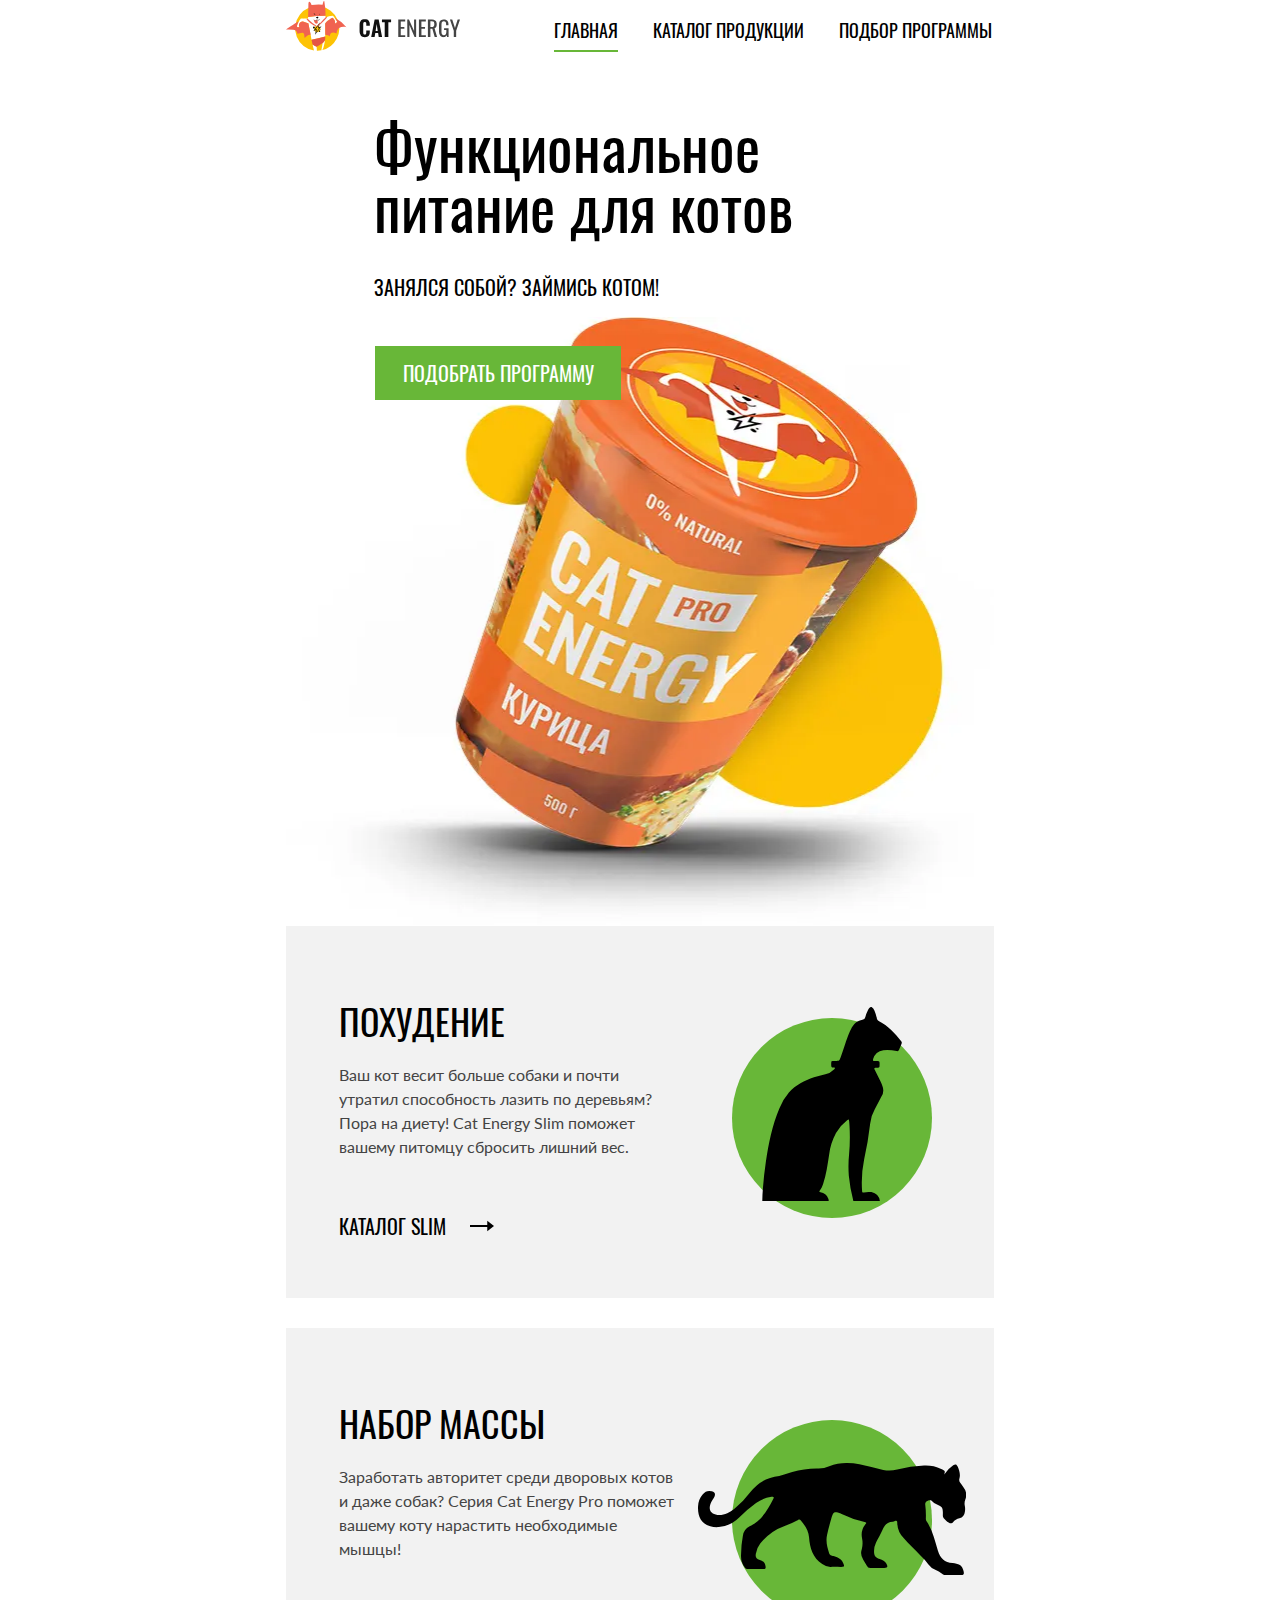
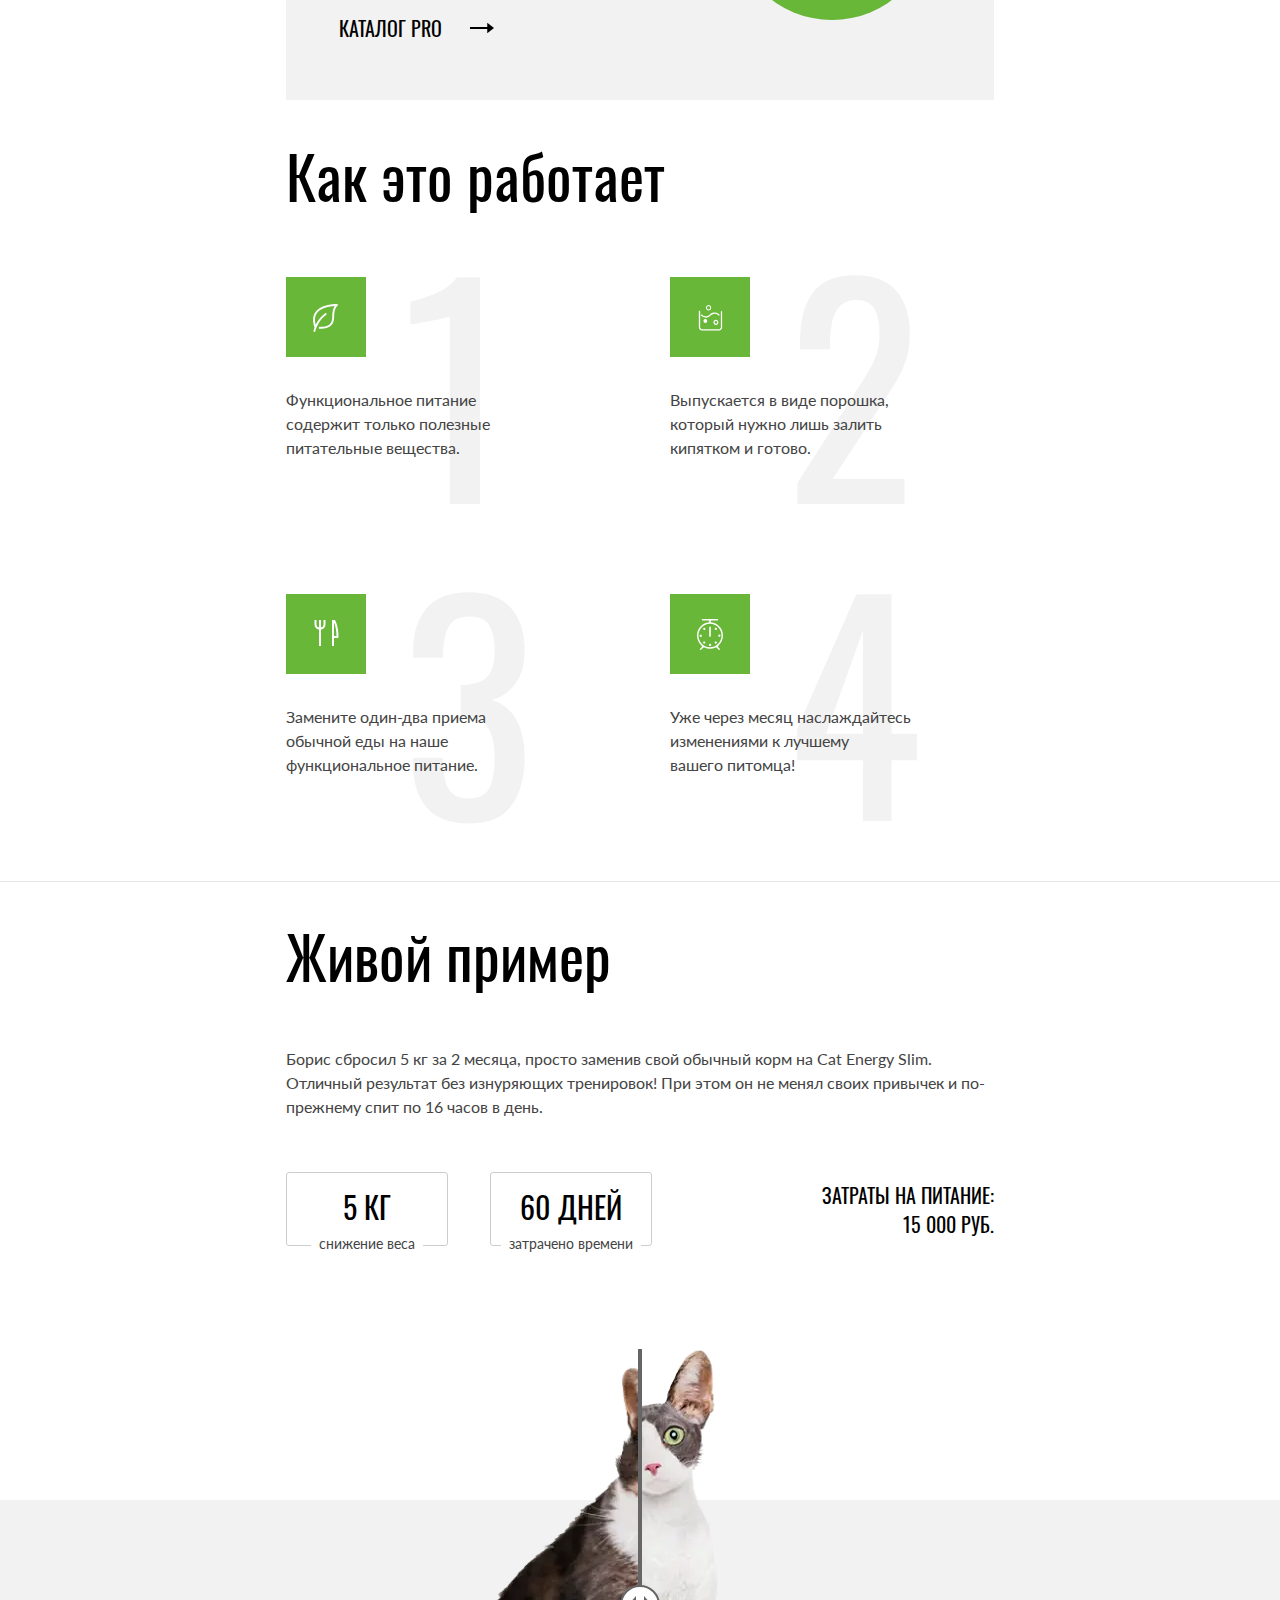
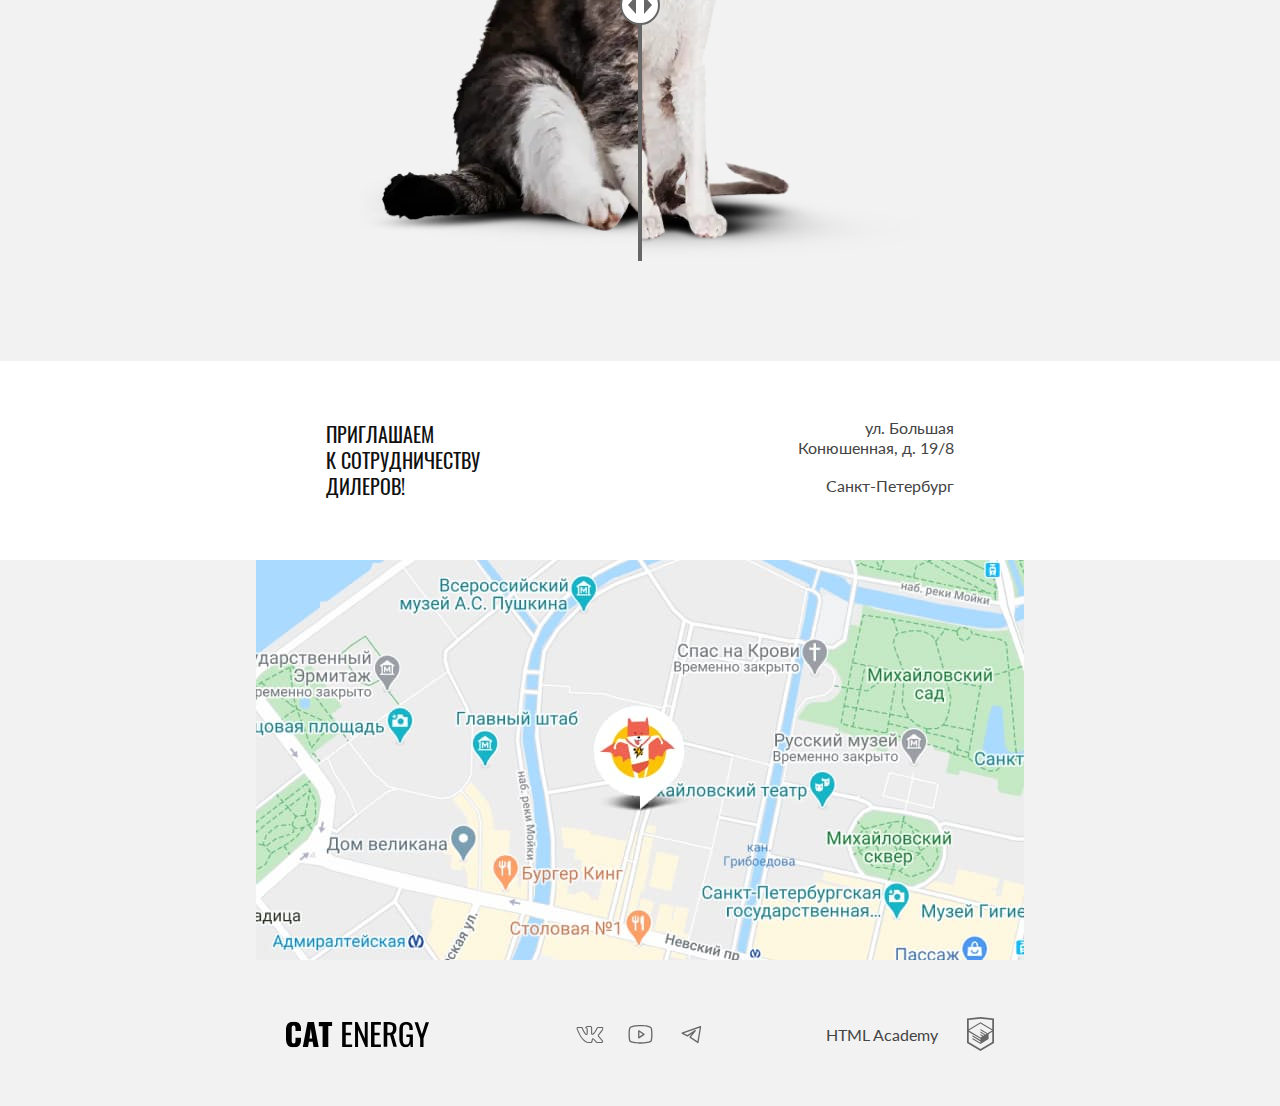
<file: index.html>
<!DOCTYPE html><html class="page page--index" lang="ru"><head><meta charset="utf-8"><meta name="viewport" content="width=device-width,initial-scale=1"><title>Интернет-магазин Кэт энерджи</title><link rel="stylesheet" href="css/style.min.css"><link rel="icon" href="favicon.ico"><!-- 32×32 --><link rel="icon" href="img/favicons/icon.svg" type="image/svg+xml"><link rel="apple-touch-icon" href="img/favicons/apple.png"><!-- 180×180 --><link rel="manifest" href="manifest.webmanifest"><link rel="preload" href="/fonts/lato/Lato-Regular.woff2" as="font"><link rel="preload" href="/fonts/oswald/oswaldregular.woff2" as="font"><link rel="preload" href="/fonts/oswald/oswaldmedium.woff2" as="font"></head><body class="page__body"><header class="main-header main-header--index"><div class="main-header__logo-wrapper"><a class="main-header__logo logo"><div class="logo__icon"><picture><source media="(min-width: 1440px)" srcset="img/logo-desktop.svg" width="71" height="59"><source media="(min-width: 768px)" srcset="img/logo-tablet.svg" width="61" height="51"><img class="logo__icon-img" src="img/logo-mobile.svg" width="34" height="38" alt="Интернет-магазин Кэт Энерджи."></picture></div><div class="logo__title"><picture><source media="(min-width: 1440px)" srcset="img/logo-title-tablet.svg" width="117" height="21"><source media="(min-width: 768px)" srcset="img/logo-title-tablet.svg" width="101" height="18"><img class="logo__title-img" src="img/logo-title.svg" width="101" height="18" alt="Интернет-магазин Кэт Энерджи."></picture></div></a></div><nav class="main-header__nav main-nav main-nav--index main-nav--opened main-nav--nojs"><button class="main-nav__toggle menu-button menu-button--open" type="button"><span class="visually-hidden">Открыть меню.</span></button><ul class="main-nav__list"><li class="main-nav__item main-nav__item--current"><a class="main-nav__link">Главная</a></li><li class="main-nav__item"><a class="main-nav__link" href="catalog.html">Каталог продукции</a></li><li class="main-nav__item"><a class="main-nav__link" href="form.html">Подбор программы</a></li></ul></nav></header><main class="main-index main-wrapper"><h1 class="visually-hidden">Кэт Энерджи - Подбор оптимального питания для котов.</h1><section class="main-index__select-program select-program"><div class="select-program__container"><div class="select-program__text-container"><h2 class="select-program__title">Функциональное питание для котов</h2><p class="select-program__slogan">Занялся собой? Займись котом!</p></div><p class="select-program__image-wrapper"><picture><source type="image/webp" media="(min-width: 1440px)" srcset="img/index-can-desktop.webp, img/index-can-desktop@2x.webp 2x"><source media="(min-width: 1440px)" srcset="img/index-can-desktop.png, img/index-can-desktop@2x.png 2x"><source type="image/webp" media="(min-width: 768px)" srcset="img/index-can-tablet.webp, img/index-can-tablet@2x.webp 2x"><source media="(min-width: 768px)" srcset="img/index-can-tablet.png, img/index-can-tablet@2x.png 2x"><source type="image/webp" srcset="img/index-can-mobile.webp, img/index-can-mobile@2x.webp 2x"><img class="select-program__image" src="img/index-can-mobile.png" srcset="img/index-can-mobile@2x.png 2x" width="280" height="270" alt="Банка с кормом."></picture></p><a class="select-program__button button" href="form.html">Подобрать программу</a></div></section><section class="main-index__diet-type diet-type container"><h2 class="visually-hidden">Варианты питания.</h2><ul class="diet-type__list"><li class="diet-type__item diet diet--slim"><div class="diet__container"><h3 class="diet__title">Похудение</h3><p class="diet__description">Ваш кот весит больше собаки и почти утратил способность лазить по деревьям? Пора на диету! Cat Energy Slim поможет вашему питомцу сбросить лишний вес.</p></div><a class="diet__button button-diet" href="catalog.html">Каталог slim</a></li><li class="diet-type__item diet diet--pro"><div class="diet__container"><h3 class="diet__title">Набор массы</h3><p class="diet__description">Заработать авторитет среди дворовых котов и даже собак? Серия Cat Energy Pro поможет вашему коту нарастить необходимые мышцы!</p></div><a class="diet__button button-diet" href="catalog.html">Каталог pro</a></li></ul></section><section class="main-index__work-principle work-principle"><div class="container"><h2 class="work-principle__title section-title section-title--index">Как это работает</h2><ul class="work-principle__list"><li class="work-principle__item work-principle__item--useful"><p class="work-principle__description">Функциональное питание содержит только полезные питательные вещества.</p></li><li class="work-principle__item work-principle__item--release-form"><p class="work-principle__description">Выпускается в виде порошка, который нужно лишь залить кипятком и готово.</p></li><li class="work-principle__item work-principle__item--mealtime"><p class="work-principle__description">Замените один-два приема обычной еды на наше функциональное питание.</p></li><li class="work-principle__item work-principle__item--result"><p class="work-principle__description">Уже через месяц наслаждайтесь изменениями к лучшему&nbsp;<br>вашего питомца!</p></li></ul></div></section><section class="main-index__result result"><div class="result__wrapper container"><div class="result__container-main"><h2 class="result__title section-title">Живой пример</h2><p class="result__text">Борис сбросил 5 кг за 2 месяца, просто заменив свой обычный корм на Cat Energy Slim. Отличный результат без изнуряющих тренировок! При этом он не менял своих привычек и по-прежнему спит по 16 часов в день.</p><div class="result__container"><dl class="result__list"><div class="result__item"><dt class="result__number">5 КГ</dt><dd class="result__description">снижение веса</dd></div><div class="result__item"><dt class="result__number">60 ДНЕЙ</dt><dd class="result__description">затрачено времени</dd></div></dl><p class="result__expenses"><span class="result__expenses-text">Затраты на питание:</span> <span class="result__expenses-sum">15 000 РУБ.</span></p></div></div><div class="result__slider-cats slider-cats"><span class="visually-hidden">Слайдер с толстым и худым котиками.</span><div class="slider-cats__before"><picture><source type="image/webp" media="(min-width: 768px)" srcset="img/cat-before-tablet.webp, img/cat-before-tablet@2x.webp 2x"><source media="(min-width: 768px)" srcset="img/cat-before-tablet.png, img/cat-before-tablet@2x.png 2x"><source type="image/webp" srcset="img/cat-before-mobile.webp, img/cat-before-mobile@2x.webp 2x"><img class="slider-cats__image" src="img/cat-before-mobile.png" srcset="img/cat-before-mobile@2x.png 2x" width="280" height="256" alt="Толстый котик."></picture></div><div class="slider-cats__after"><picture><source type="image/webp" media="(min-width: 768px)" srcset="img/cat-after-tablet.webp, img/cat-after-tablet@2x.webp 2x"><source media="(min-width: 768px)" srcset="img/cat-after-tablet.png, img/cat-after-tablet@2x.png 2x"><source type="image/webp" srcset="img/cat-after-mobile.webp, img/cat-after-mobile@2x.webp 2x"><img class="slider-cats__image" src="img/cat-after-mobile.png" srcset="img/cat-after-mobile@2x.png 2x" width="280" height="256" alt="Тонкий котик."></picture></div><span class="slider-cats__toggle-shutter"><button class="slider-cats__toggle" type="button"><span class="visually-hidden">Переключатель слайдера.</span></button></span></div></div></section><div class="main-index__container-contact-location"><section class="main-index__contact contact"><div class="contact__container"><h2 class="visually-hidden">Адрес.</h2><p class="contact__partnership">Приглашаем к&nbsp;сотрудничеству дилеров!</p><div class="contact__address"><p class="contact__address-street">ул. Большая Конюшенная, д. 19/8</p><span class="contact__address-city">Санкт-Петербург</span></div></div></section><section class="main-index__location location"><h2 class="visually-hidden">Карта с адресом.</h2><iframe class="location__iframe" src="https://www.google.com/maps/embed?pb=!1m18!1m12!1m3!1d1998.6037861610246!2d30.3230474!3d59.9387165!2m3!1f0!2f0!3f0!3m2!1i1024!2i768!4f13.1!3m3!1m2!1s0x4696310fca145cc1%3A0x42b32648d8238007!2z0JHQvtC70YzRiNCw0Y8g0JrQvtC90Y7RiNC10L3QvdCw0Y8g0YPQuy4sIDE5LzgsINCh0LDQvdC60YIt0J_QtdGC0LXRgNCx0YPRgNCzLCAxOTExODY!5e0!3m2!1sru!2sru!4v1681654305706!5m2!1sru!2sru" width="320" height="362" style="border: 0;" allowfullscreen="" loading="lazy" referrerpolicy="no-referrer-when-downgrade"></iframe></section></div></main><footer class="page-footer"><div class="page-footer__container container"><div class="page-footer__logo-title footer-logo-title"><a class="footer-logo-title__link"><span class="visually-hidden">Интернет-магазин Кэт Энерджи.</span></a></div><section class="page-footer__social social"><h2 class="visually-hidden">Социальные сети.</h2><ul class="social__list"><li class="social__item"><a class="button-social button-social--vkontakte" href="https://vk.com/htmlacademy"><span class="visually-hidden">Ссылка на Vkontakte.</span></a></li><li class="social__item"><a class="button-social button-social--youtube" href="https://www.youtube.com/user/htmlacademyru"><span class="visually-hidden">Ссылка на Youtube.</span></a></li><li class="social__item"><a class="button-social button-social--telegram" href="https://t.me/htmlacademy"><span class="visually-hidden">Ссылка на Telegram.</span></a></li></ul></section><section class="page-footer__copyright copyright"><h2 class="visually-hidden">Разработчик HTMLacademy.</h2><a class="copyright__link" href="https://htmlacademy.ru/intensive/adaptive"><span class="copyright__text">HTML Academy</span><div class="copyright__svg"></div></a></section></div></footer><script src="js/app.js"></script></body></html>
</file>
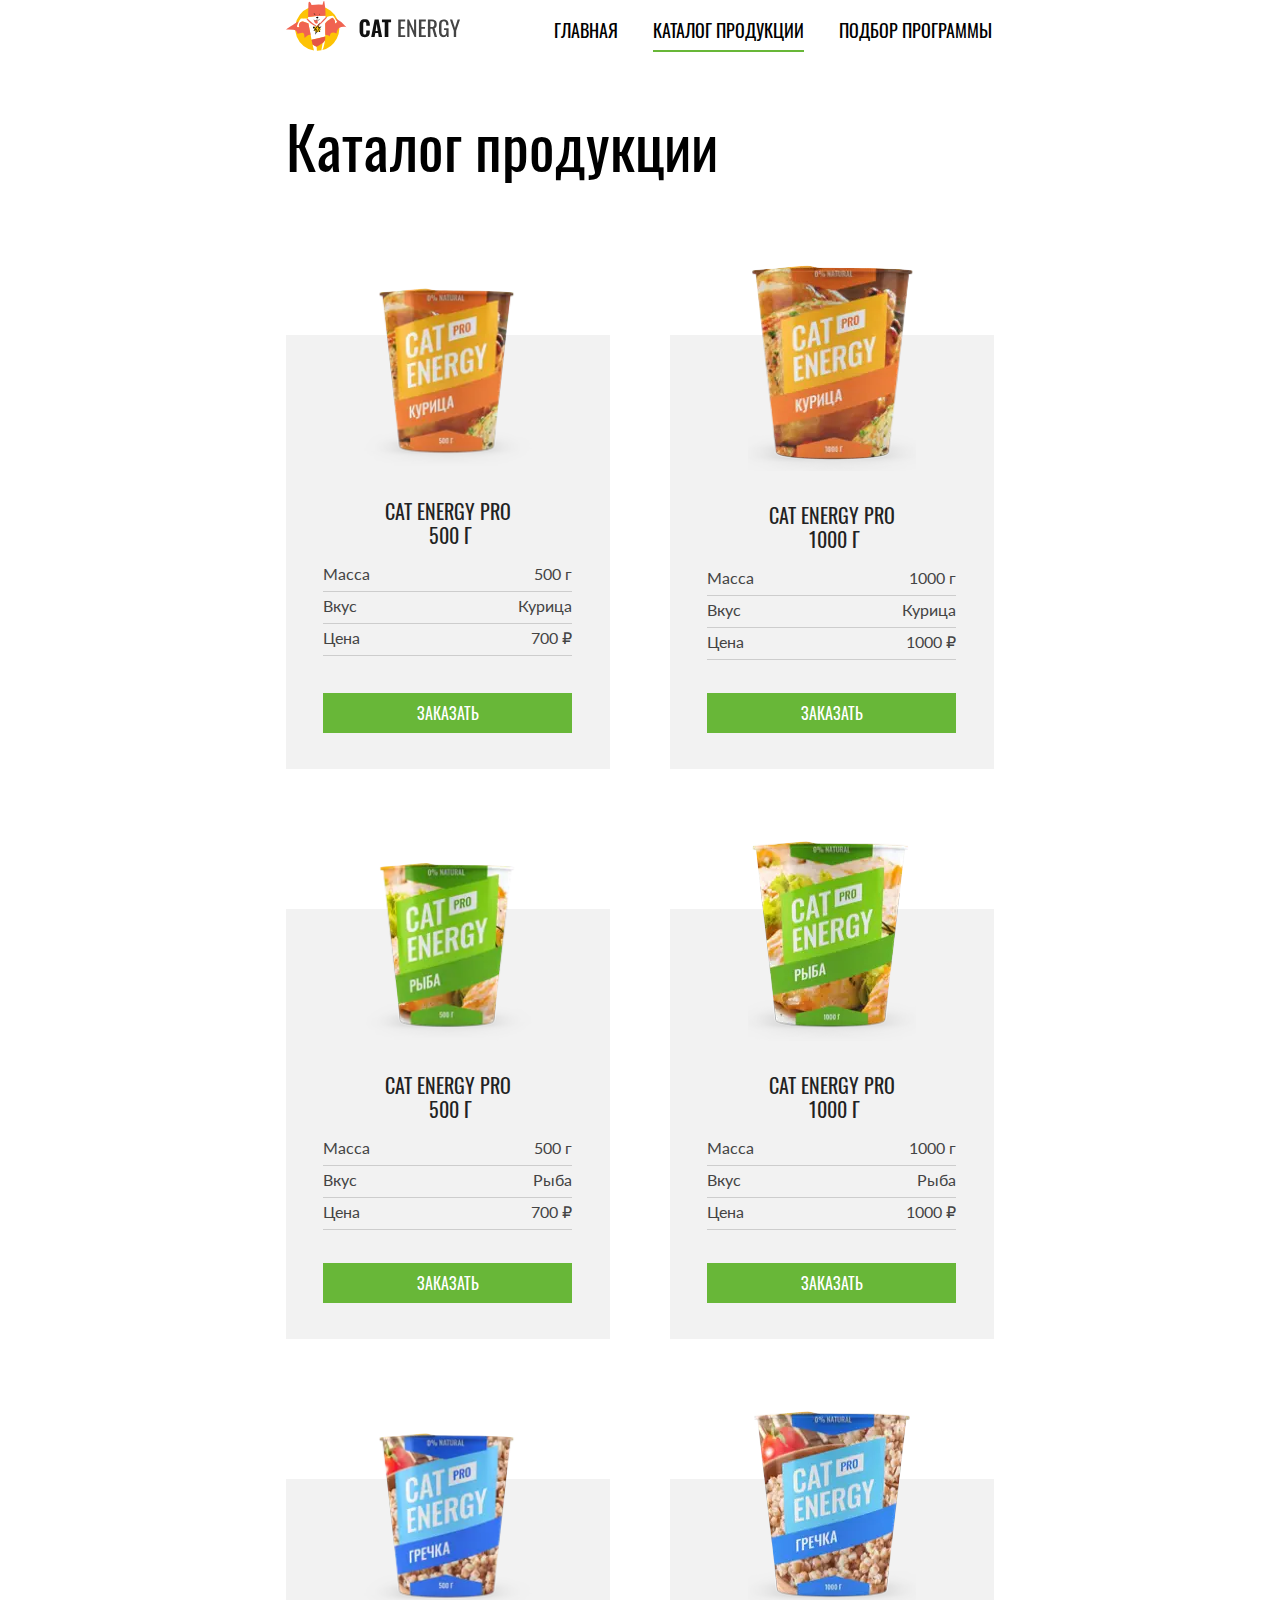
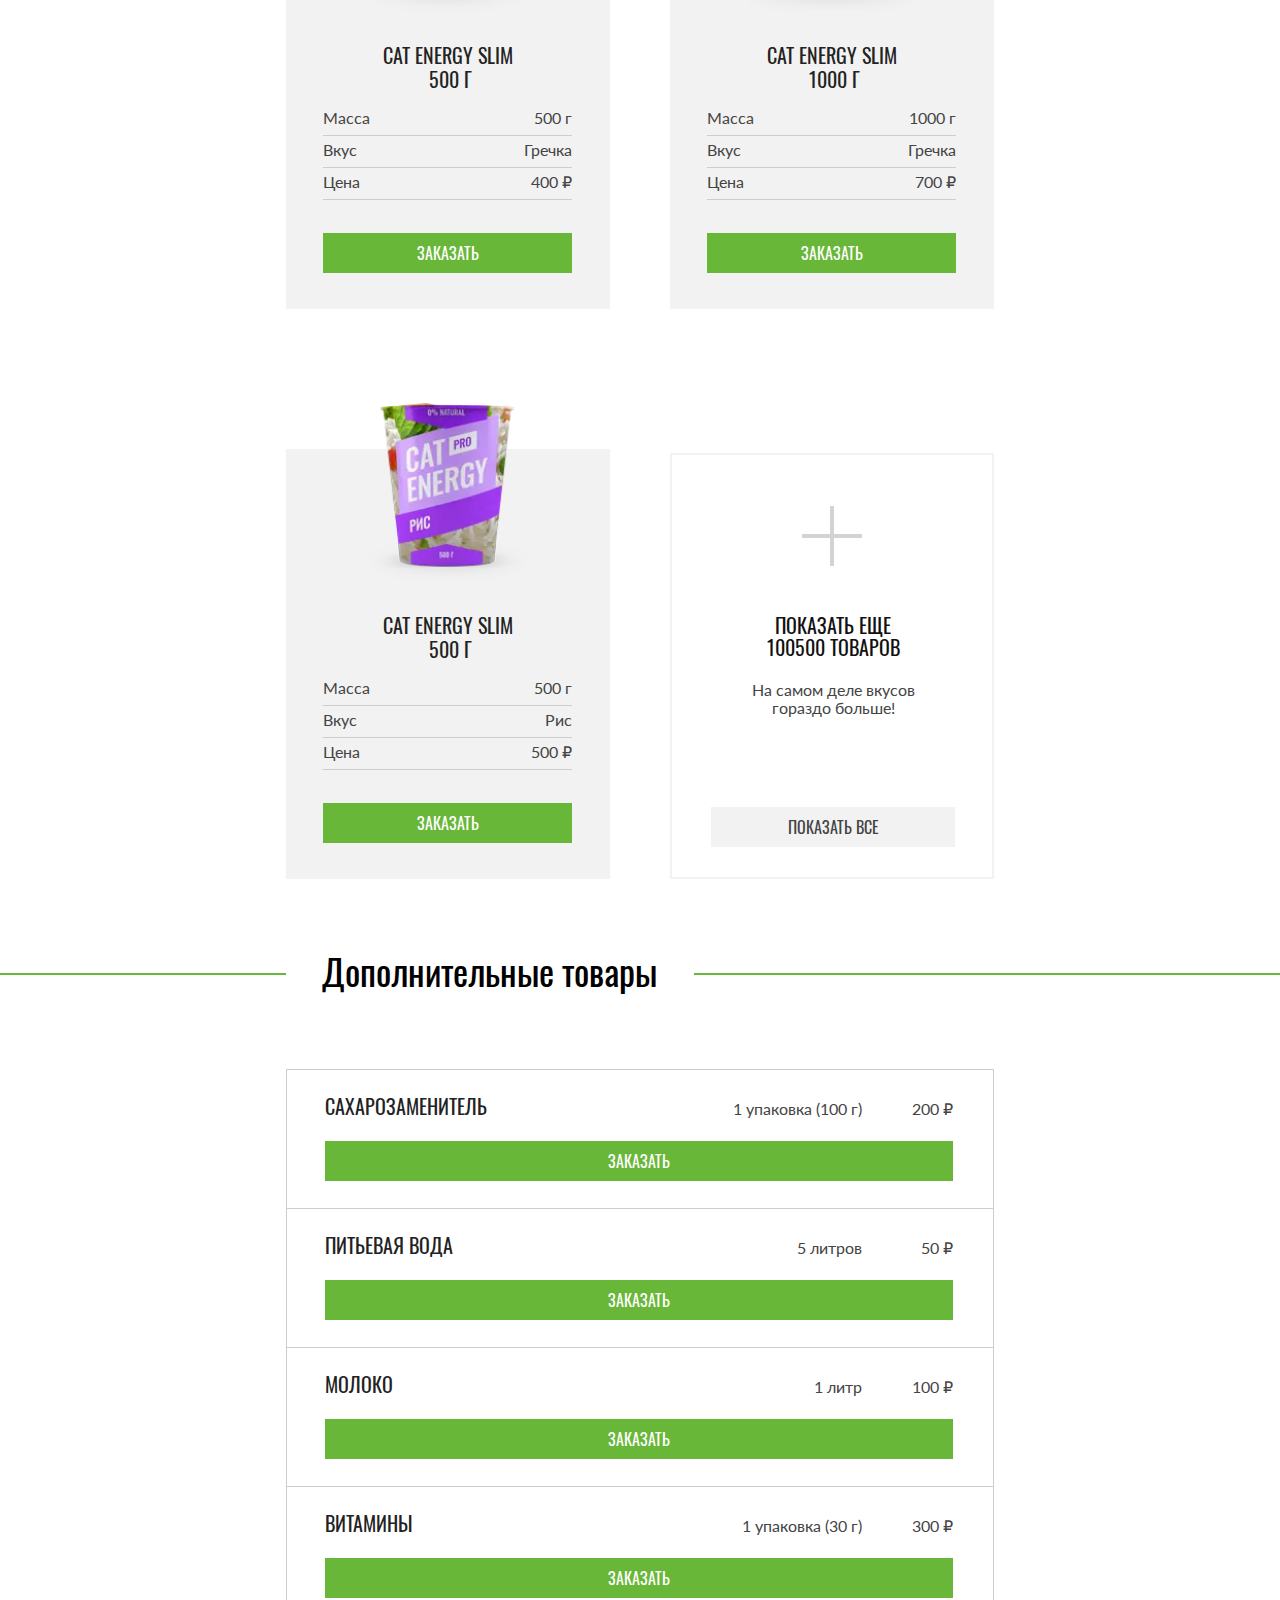
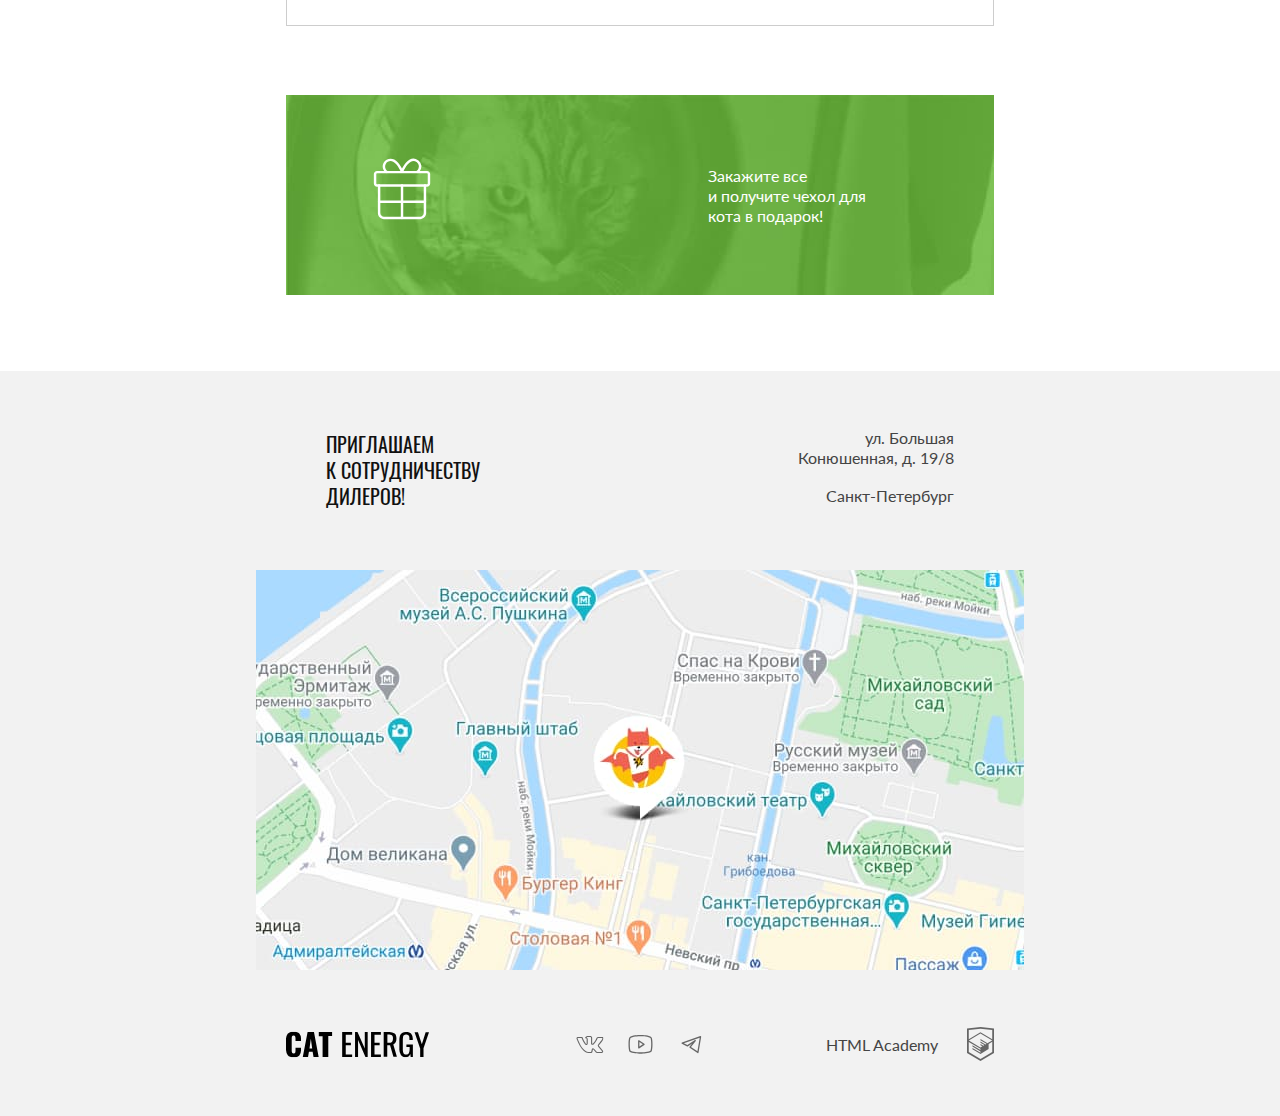
<file: catalog.html>
<!DOCTYPE html><html class="page" lang="ru"><head><meta charset="UTF-8"><meta name="viewport" content="width=device-width,initial-scale=1"><title>Каталог интернет-магазина Кэт Энерджи</title><link rel="stylesheet" href="css/style.min.css"><link rel="icon" href="favicon.ico"><!-- 32×32 --><link rel="icon" href="img/favicons/icon.svg" type="image/svg+xml"><link rel="apple-touch-icon" href="img/favicons/apple.png"><!-- 180×180 --><link rel="manifest" href="manifest.webmanifest"><link rel="preload" href="/fonts/lato/Lato-Regular.woff2" as="font"><link rel="preload" href="/fonts/oswald/oswaldregular.woff2" as="font"><link rel="preload" href="/fonts/oswald/oswaldmedium.woff2" as="font"></head><body class="page__body"><!--wrapper--><header class="main-header"><div class="main-header__logo-wrapper"><a class="main-header__logo logo" href="index.html"><div class="logo__icon"><picture><source media="(min-width: 1440px)" srcset="img/logo-desktop.svg" width="71" height="59"><source media="(min-width: 768px)" srcset="img/logo-tablet.svg" width="61" height="51"><img class="logo__icon-img" src="img/logo-mobile.svg" width="34" height="38" alt="Интернет-магазин Кэт Энерджи."></picture></div><div class="logo__title"><picture><source media="(min-width: 1440px)" srcset="img/logo-title-tablet.svg" width="117" height="21"><source media="(min-width: 768px)" srcset="img/logo-title-tablet.svg" width="101" height="18"><img class="logo__title-img" src="img/logo-title.svg" width="101" height="18" alt="Интернет-магазин Кэт Энерджи."></picture></div></a></div><nav class="main-header__nav main-nav main-nav--opened main-nav--nojs"><button class="main-nav__toggle menu-button menu-button--open" type="button"><span class="visually-hidden">Открыть меню.</span></button><ul class="main-nav__list"><li class="main-nav__item"><a class="main-nav__link" href="index.html">Главная</a></li><li class="main-nav__item main-nav__item--current"><a class="main-nav__link">Каталог продукции</a></li><li class="main-nav__item"><a class="main-nav__link" href="form.html">Подбор программы</a></li></ul></nav></header><main class="main-catalog main-wrapper"><h1 class="visually-hidden">Главный и дополнительный каталоги.</h1><section class="catalog container"><h2 class="catalog__title section-title">Каталог продукции</h2><ul class="catalog__list"><li class="catalog__card"><div class="catalog__card-container"><div class="catalog__card-container-inner"><a class="catalog__card-img" href=""><picture><source type="image/webp" media="(min-width: 768px)" srcset="img/meal-chiken-500-tablet.webp, img/meal-chiken-500-tablet@2x.webp 2x" width="161" height="172"><source media="(min-width: 768px)" srcset="img/meal-chiken-500-tablet.png, img/meal-chiken-500-tablet@2x.png 2x" width="161" height="172"><source type="image/webp" srcset="img/meal-chiken-500-mobile.webp, img/meal-chiken-500-mobile@2x.webp 2x"><img class="card-img" src="img/meal-chiken-500-mobile.png" srcset="img/meal-chiken-500-mobile@2x.png 2x" width="68" height="86" alt="Кэт Энерджи Курица 500г."></picture></a><div class="catalog__card-description"><a class="catalog__card-link" href=""><h3 class="catalog__card-title">Cat Energy PRO<br>&nbsp;500 г</h3></a><dl class="catalog__card-list"><div class="catalog__card-item"><dt class="catalog__card-term">500 г</dt><dd class="catalog__card-desc">Масса</dd></div><div class="catalog__card-item"><dt class="catalog__card-term">Курица</dt><dd class="catalog__card-desc">Вкус</dd></div><div class="catalog__card-item"><dt class="catalog__card-term">700 &#8381;</dt><dd class="catalog__card-desc">Цена</dd></div></dl></div></div><a class="catalog__card-link button button--catalog" href="">Заказать</a></div></li><li class="catalog__card"><div class="catalog__card-container"><div class="catalog__card-container-inner"><a class="catalog__card-img" href=""><picture><source type="image/webp" media="(min-width: 1440px)" srcset="img/meal-chiken-1000-desktop.webp, img/meal-chiken-1000-desktop@2x.webp 2x" width="172" height="196"><source media="(min-width: 1440px)" srcset="img/meal-chiken-1000-desktop.png, img/meal-chiken-1000-desktop@2x.png 2x" width="172" height="196"><source type="image/webp" media="(min-width: 768px)" srcset="img/meal-chiken-1000-tablet.webp, img/meal-chiken-1000-tablet@2x.webp 2x" width="168" height="206"><source media="(min-width: 768px)" srcset="img/meal-chiken-1000-tablet.png, img/meal-chiken-1000-tablet@2x.png 2x" width="168" height="206"><source type="image/webp" srcset="img/meal-chiken-1000-mobile.webp, img/meal-chiken-1000-mobile@2x.webp 2x" width="84" height="100"><img class="card-img" src="img/meal-chiken-1000-mobile.png" srcset="img/meal-chiken-1000-mobile@2x.png 2x" width="84" height="100" alt="Кэт Энерджи Курица 1000г."></picture></a><div class="catalog__card-description"><a class="catalog__card-link" href=""><h3 class="catalog__card-title">Cat Energy PRO<br>&nbsp;1000 г</h3></a><dl class="catalog__card-list"><div class="catalog__card-item"><dt class="catalog__card-term">1000 г</dt><dd class="catalog__card-desc">Масса</dd></div><div class="catalog__card-item"><dt class="catalog__card-term">Курица</dt><dd class="catalog__card-desc">Вкус</dd></div><div class="catalog__card-item"><dt class="catalog__card-term">1000 &#8381;</dt><dd class="catalog__card-desc">Цена</dd></div></dl></div></div><a class="catalog__card-link button button--catalog" href="">Заказать</a></div></li><li class="catalog__card"><div class="catalog__card-container"><div class="catalog__card-container-inner"><a class="catalog__card-img" href=""><picture><source type="image/webp" media="(min-width: 768px)" srcset="img/meal-fish-500-tablet.webp, img/meal-fish-500-tablet@2x.webp 2x" width="163" height="174"><source media="(min-width: 768px)" srcset="img/meal-fish-500-tablet.png, img/meal-fish-500-tablet@2x.png 2x" width="163" height="174"><source type="image/webp" srcset="img/meal-fish-500-mobile.webp, img/meal-fish-500-mobile@2x.webp 2x" width="68" height="78"><img class="card-img" src="img/meal-fish-500-mobile.png" srcset="img/meal-fish-500-mobile@2x.png 2x" width="68" height="78" alt="Кэт Энерджи Рыба 500г."></picture></a><div class="catalog__card-description"><a class="catalog__card-link" href=""><h3 class="catalog__card-title">Cat Energy PRO<br>&nbsp;500 г</h3></a><dl class="catalog__card-list"><div class="catalog__card-item"><dt class="catalog__card-term">500 г</dt><dd class="catalog__card-desc">Масса</dd></div><div class="catalog__card-item"><dt class="catalog__card-term">Рыба</dt><dd class="catalog__card-desc">Вкус</dd></div><div class="catalog__card-item"><dt class="catalog__card-term">700 &#8381;</dt><dd class="catalog__card-desc">Цена</dd></div></dl></div></div><a class="catalog__card-link button button--catalog" href="">Заказать</a></div></li><li class="catalog__card"><div class="catalog__card-container"><div class="catalog__card-container-inner"><a class="catalog__card-img" href=""><picture><source type="image/webp" media="(min-width: 1440px)" srcset="img/meal-fish-1000-desktop.webp, img/meal-fish-1000-desktop@2x.webp 2x" width="172" height="196"><source media="(min-width: 1440px)" srcset="img/meal-fish-1000-desktop.png, img/meal-fish-1000-desktop@2x.png 2x" width="172" height="196"><source type="image/webp" media="(min-width: 768px)" srcset="img/meal-fish-1000-tablet.webp, img/meal-fish-1000-tablet@2x.webp 2x" width="168" height="200"><source media="(min-width: 768px)" srcset="img/meal-fish-1000-tablet.png, img/meal-fish-1000-tablet@2x.png 2x" width="168" height="200"><source type="image/webp" srcset="img/meal-fish-1000-mobile.webp, img/meal-fish-1000-mobile@2x.webp 2x" width="84" height="100"><img class="card-img" src="img/meal-fish-1000-mobile.png" srcset="img/meal-fish-1000-mobile@2x.png 2x" width="84" height="100" alt="Кэт Энерджи Рыба 1000г."></picture></a><div class="catalog__card-description"><a class="catalog__card-link" href=""><h3 class="catalog__card-title">Cat Energy PRO<br>&nbsp;1000 г</h3></a><dl class="catalog__card-list"><div class="catalog__card-item"><dt class="catalog__card-term">1000 г</dt><dd class="catalog__card-desc">Масса</dd></div><div class="catalog__card-item"><dt class="catalog__card-term">Рыба</dt><dd class="catalog__card-desc">Вкус</dd></div><div class="catalog__card-item"><dt class="catalog__card-term">1000 &#8381;</dt><dd class="catalog__card-desc">Цена</dd></div></dl></div></div><a class="catalog__card-link button button--catalog" href="">Заказать</a></div></li><li class="catalog__card"><div class="catalog__card-container"><div class="catalog__card-container-inner"><a class="catalog__card-img" href=""><picture><source type="image/webp" media="(min-width: 768px)" srcset="img/meal-buckwheat-500-tablet.webp, img/meal-buckwheat-500-tablet@2x.webp 2x" width="161" height="171"><source media="(min-width: 768px)" srcset="img/meal-buckwheat-500-tablet.png, img/meal-buckwheat-500-tablet@2x.png 2x" width="161" height="171"><source type="image/webp" media="(min-width: 768px)" srcset="img/meal-buckwheat-500-mobile.webp, img/meal-buckwheat-500-mobile@2x.webp 2x" width="68" height="78"><img class="card-img" src="img/meal-buckwheat-500-mobile.png" srcset="img/meal-buckwheat-500-mobile@2x.png 2x" width="68" height="78" alt="Кэт Энерджи Гречка 500г."></picture></a><div class="catalog__card-description"><a class="catalog__card-link" href=""><h3 class="catalog__card-title">Cat Energy SLIM<br>&nbsp;500 г</h3></a><dl class="catalog__card-list"><div class="catalog__card-item"><dt class="catalog__card-term">500 г</dt><dd class="catalog__card-desc">Масса</dd></div><div class="catalog__card-item"><dt class="catalog__card-term">Гречка</dt><dd class="catalog__card-desc">Вкус</dd></div><div class="catalog__card-item"><dt class="catalog__card-term">400 &#8381;</dt><dd class="catalog__card-desc">Цена</dd></div></dl></div></div><a class="catalog__card-link button button--catalog" href="">Заказать</a></div></li><li class="catalog__card"><div class="catalog__card-container"><div class="catalog__card-container-inner"><a class="catalog__card-img" href=""><picture><source type="image/webp" media="(min-width: 1440px)" srcset="img/meal-buckwheat-1000-desktop.webp, img/meal-buckwheat-1000-desktop@2x.webp 2x" width="172" height="196"><source media="(min-width: 1440px)" srcset="img/meal-buckwheat-1000-desktop.png, img/meal-buckwheat-1000-desktop@2x.png 2x" width="172" height="196"><source type="image/webp" media="(min-width: 768px)" srcset="img/meal-buckwheat-1000-tablet.webp, img/meal-buckwheat-1000-tablet@2x.webp 2x" width="168" height="200"><source media="(min-width: 768px)" srcset="img/meal-buckwheat-1000-tablet.png, img/meal-buckwheat-1000-tablet@2x.png 2x" width="168" height="200"><source type="image/webp" srcset="img/meal-buckwheat-1000-mobile.webp, img/meal-buckwheat-1000-mobile@2x.webp 2x" width="84" height="100"><img class="card-img" src="img/meal-buckwheat-1000-mobile.png" srcset="img/meal-buckwheat-1000-mobile@2x.png 2x" width="84" height="100" alt="Кэт Энерджи Гречка 1000г."></picture></a><div class="catalog__card-description"><a class="catalog__card-link" href=""><h3 class="catalog__card-title">Cat Energy SLIM<br>&nbsp;1000 г</h3></a><dl class="catalog__card-list"><div class="catalog__card-item"><dt class="catalog__card-term">1000 г</dt><dd class="catalog__card-desc">Масса</dd></div><div class="catalog__card-item"><dt class="catalog__card-term">Гречка</dt><dd class="catalog__card-desc">Вкус</dd></div><div class="catalog__card-item"><dt class="catalog__card-term">700 &#8381;</dt><dd class="catalog__card-desc">Цена</dd></div></dl></div></div><a class="catalog__card-link button button--catalog" href="">Заказать</a></div></li><li class="catalog__card"><div class="catalog__card-container"><div class="catalog__card-container-inner"><a class="catalog__card-img" href=""><picture><source type="image/webp" media="(min-width: 768px)" srcset="img/meal-rice-500-tablet.webp, img/meal-rice-500-tablet@2x.webp 2x" width="163" height="174"><source media="(min-width: 768px)" srcset="img/meal-rice-500-tablet.png, img/meal-rice-500-tablet@2x.png 2x" width="163" height="174"><source type="image/webp" srcset="img/meal-rice-500-mobile.webp, img/meal-rice-500-mobile@2x.webp 2x" width="68" height="78"><img class="card-img" src="img/meal-rice-500-mobile.png" srcset="img/meal-rice-500-mobile@2x.png 2x" width="68" height="78" alt="Кэт Энерджи Рис 500г."></picture></a><div class="catalog__card-description"><a class="catalog__card-link" href=""><h3 class="catalog__card-title">Cat Energy SLIM<br>&nbsp;500 г</h3></a><dl class="catalog__card-list"><div class="catalog__card-item"><dt class="catalog__card-term">500 г</dt><dd class="catalog__card-desc">Масса</dd></div><div class="catalog__card-item"><dt class="catalog__card-term">Рис</dt><dd class="catalog__card-desc">Вкус</dd></div><div class="catalog__card-item"><dt class="catalog__card-term">500 &#8381;</dt><dd class="catalog__card-desc">Цена</dd></div></dl></div></div><a class="catalog__card-link button button--catalog" href="">Заказать</a></div></li><li class="catalog__card catalog__card--show-more"><div class="catalog__card-container"><span class="visually-hidden">Пустая карточка.</span><div class="catalog__card-description catalog__card-description--show-more"><h3 class="catalog__card-title">Показать еще 100500&nbsp;товаров</h3><p class="catalog__card-desc">На самом деле вкусов гораздо больше!</p></div><a class="catalog__card-link button button--catalog button--show-more" href="">Показать все</a></div></li></ul></section><section class="catalog-optional container"><h2 class="catalog-optional__title">Дополнительные товары</h2><div class="catalog-optional__container"><ul class="catalog-optional__list"><li class="catalog-optional__card"><div class="catalog-optional__card-description"><h3 class="catalog-optional__card-title">Сахарозаменитель</h3><div class="catalog-optional__wrapper"><span class="catalog-optional__package">1 упаковка (100 г)</span> <span class="catalog-optional__price">200 &#8381;</span></div></div><a class="catalog-optional__card-link button button--catalog" href="">Заказать</a></li><li class="catalog-optional__card"><div class="catalog-optional__card-description"><h3 class="catalog-optional__card-title">Питьевая вода</h3><div class="catalog-optional__wrapper"><p class="catalog-optional__package">5 литров</p><span class="catalog-optional__price">50 &#8381;</span></div></div><a class="catalog-optional__card-link button button--catalog" href="">Заказать</a></li><li class="catalog-optional__card"><div class="catalog-optional__card-description"><h3 class="catalog-optional__card-title">Молоко</h3><div class="catalog-optional__wrapper"><p class="catalog-optional__package">1 литр</p><span class="catalog-optional__price">100 &#8381;</span></div></div><a class="catalog-optional__card-link button button--catalog" href="">Заказать</a></li><li class="catalog-optional__card"><div class="catalog-optional__card-description"><h3 class="catalog-optional__card-title">Витамины</h3><div class="catalog-optional__wrapper"><p class="catalog-optional__package">1 упаковка (30 г)</p><span class="catalog-optional__price">300 &#8381;</span></div></div><a class="catalog-optional__card-link button button--catalog" href="">Заказать</a></li></ul><div class="catalog-optional__bonus"><h2 class="visually-hidden">Подарок за покупку дополнительных товаров.</h2><p class="catalog-optional__bonus-text">Закажите все и&nbsp;получите чехол для кота в подарок!</p></div></div></section><div class="main-catalog__container-contact-location"><section class="main-catalog__contact contact"><div class="contact__container"><h2 class="visually-hidden">Адрес.</h2><p class="contact__partnership">Приглашаем к&nbsp;сотрудничеству дилеров!</p><div class="contact__address"><p class="contact__address-street">ул. Большая Конюшенная, д. 19/8</p><span class="contact__address-city">Санкт-Петербург</span></div></div></section><section class="main-catalog__location location"><h2 class="visually-hidden">Карта с адресом.</h2><iframe class="location__iframe" src="https://www.google.com/maps/embed?pb=!1m18!1m12!1m3!1d1998.6037861610246!2d30.3230474!3d59.9387165!2m3!1f0!2f0!3f0!3m2!1i1024!2i768!4f13.1!3m3!1m2!1s0x4696310fca145cc1%3A0x42b32648d8238007!2z0JHQvtC70YzRiNCw0Y8g0JrQvtC90Y7RiNC10L3QvdCw0Y8g0YPQuy4sIDE5LzgsINCh0LDQvdC60YIt0J_QtdGC0LXRgNCx0YPRgNCzLCAxOTExODY!5e0!3m2!1sru!2sru!4v1681654305706!5m2!1sru!2sru" width="320" height="362" style="border: 0;" allowfullscreen="" loading="lazy" referrerpolicy="no-referrer-when-downgrade"></iframe></section></div></main><footer class="page-footer"><div class="page-footer__container container"><div class="page-footer__logo-title footer-logo-title"><a class="footer-logo-title__link" href="index.html"><span class="visually-hidden">Интернет-магазин Кэт Энерджи.</span></a></div><section class="page-footer__social social"><h2 class="visually-hidden">Социальные сети.</h2><ul class="social__list"><li class="social__item"><a class="button-social button-social--vkontakte" href="https://vk.com/htmlacademy"><span class="visually-hidden">Ссылка на Vkontakte.</span></a></li><li class="social__item"><a class="button-social button-social--youtube" href="https://www.youtube.com/user/htmlacademyru"><span class="visually-hidden">Ссылка на Youtube.</span></a></li><li class="social__item"><a class="button-social button-social--telegram" href="https://t.me/htmlacademy"><span class="visually-hidden">Ссылка на Telegram.</span></a></li></ul></section><section class="page-footer__copyright copyright"><h2 class="visually-hidden">Разработчик HTMLacademy.</h2><a class="copyright__link" href="https://htmlacademy.ru/intensive/adaptive"><span class="copyright__text">HTML Academy</span><div class="copyright__svg"></div></a></section></div></footer><script src="js/app.js"></script></body></html>
</file>
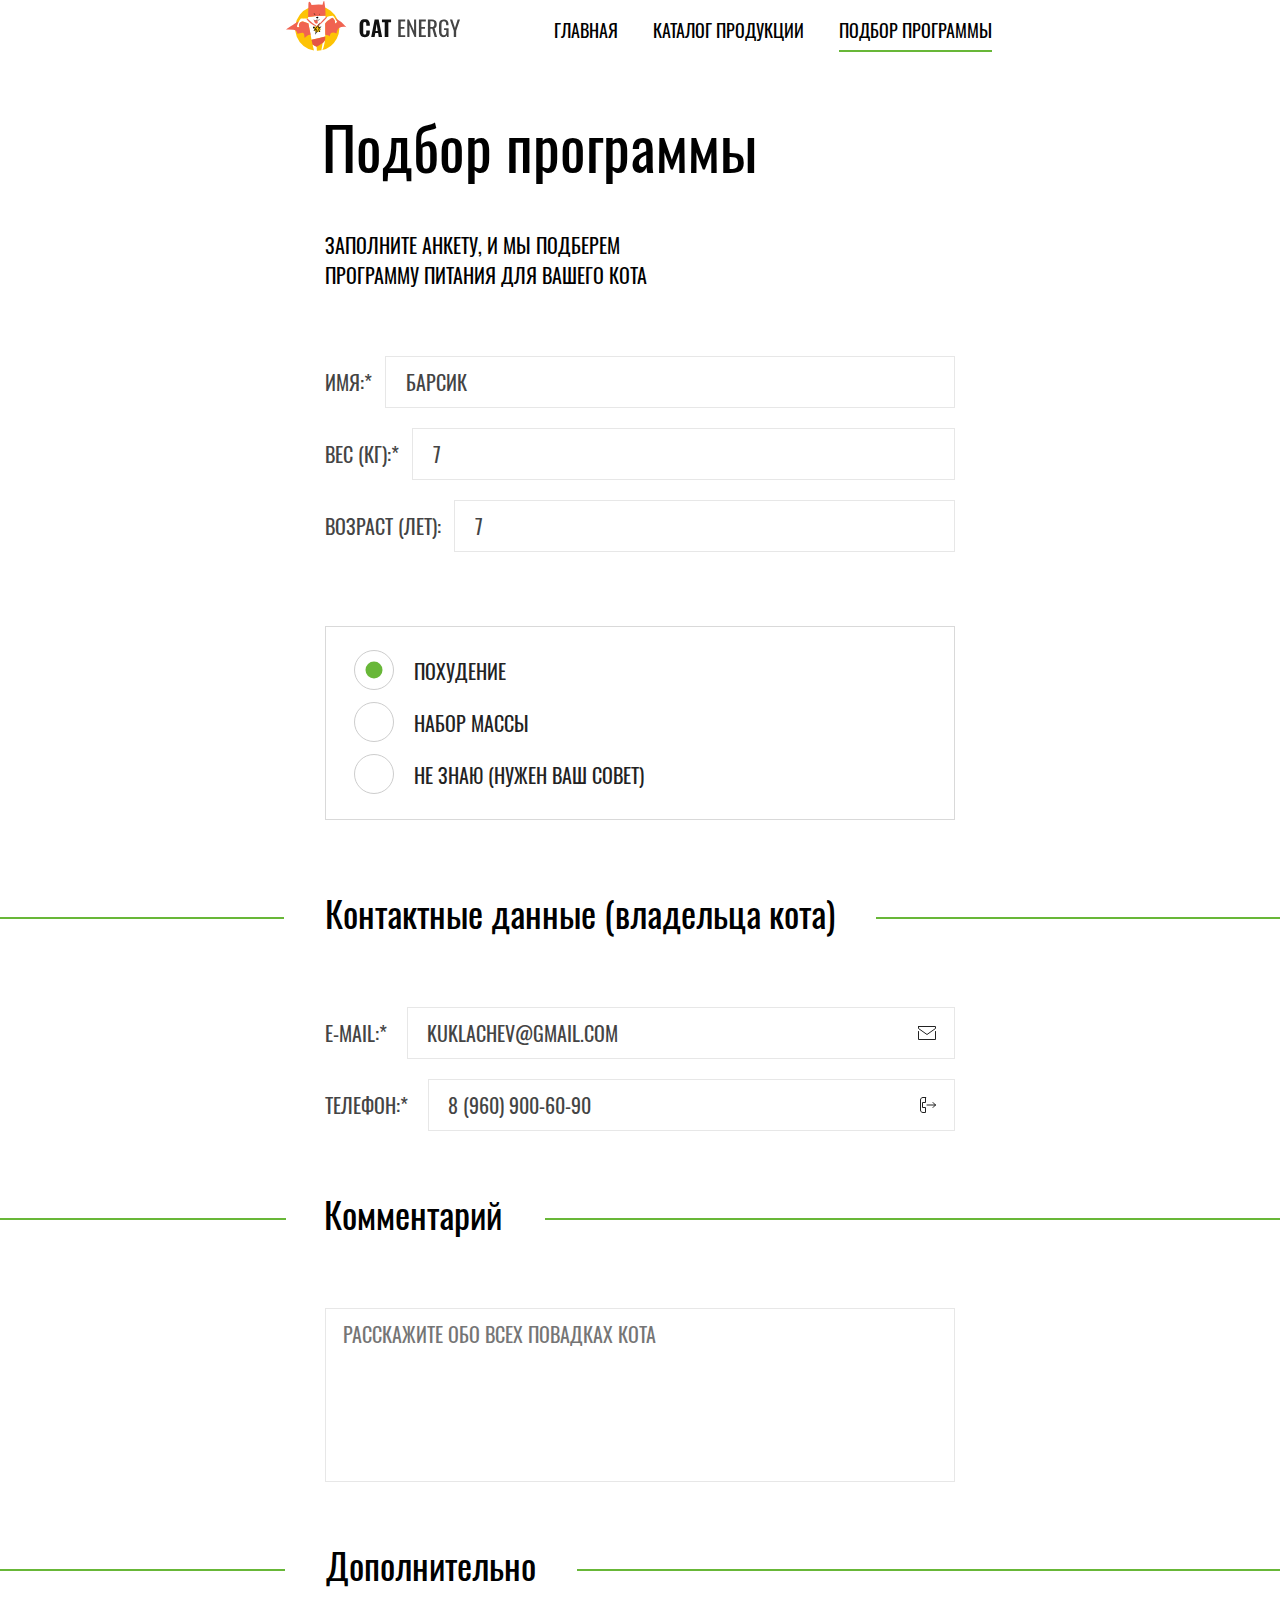
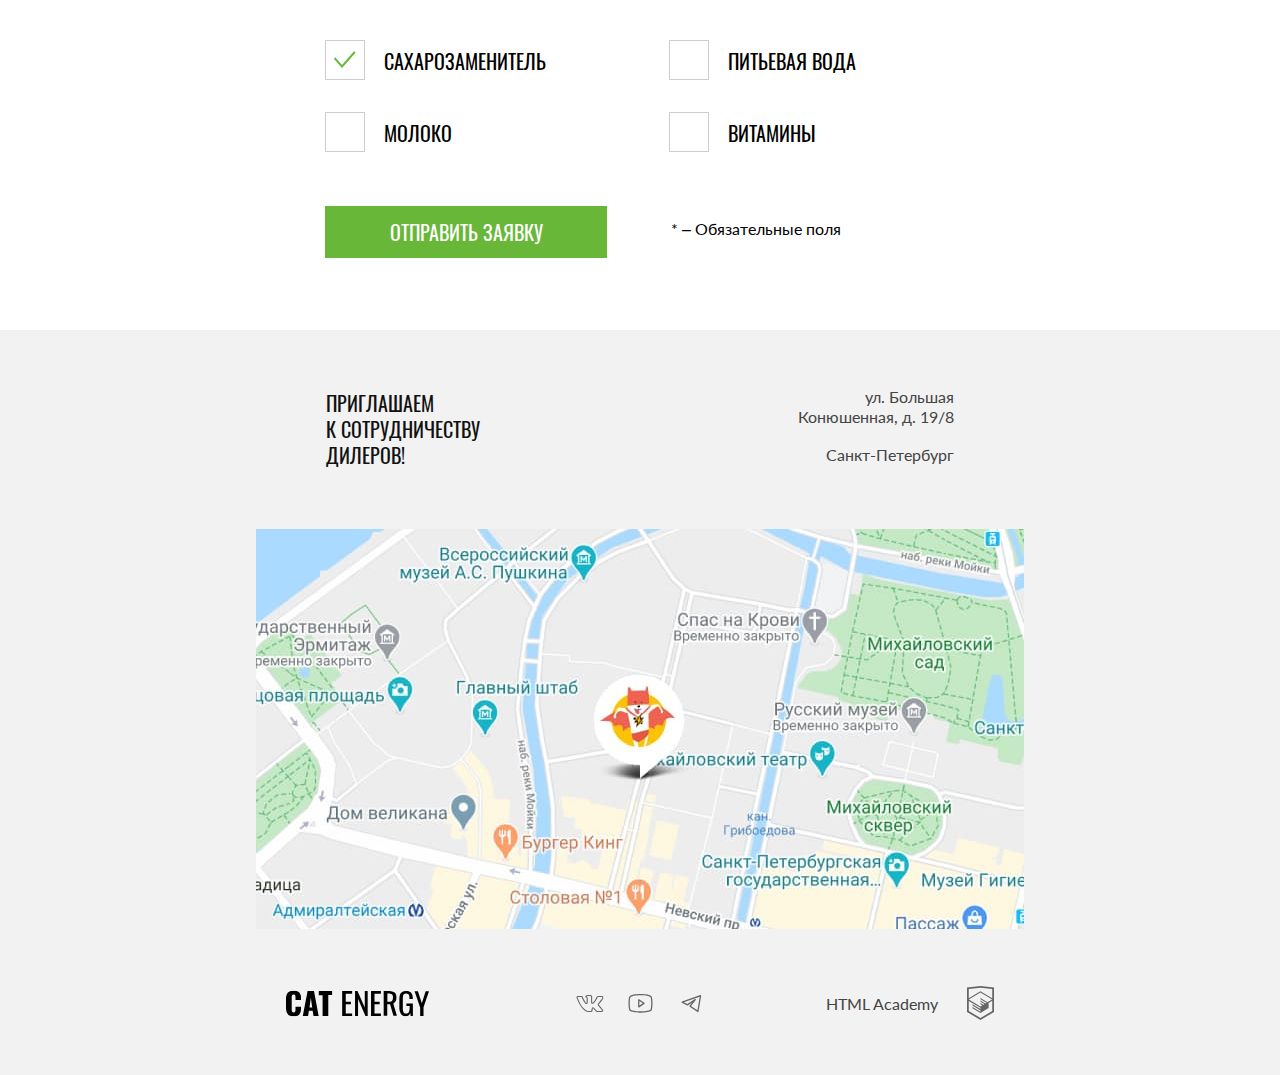
<file: form.html>
<!DOCTYPE html><html class="page" lang="ru"><head><meta charset="utf-8"><meta name="viewport" content="width=device-width,initial-scale=1"><title>Подбор программы</title><link rel="stylesheet" href="css/style.min.css"><link rel="icon" href="favicon.ico"><!-- 32×32 --><link rel="icon" href="img/favicons/icon.svg" type="image/svg+xml"><link rel="apple-touch-icon" href="img/favicons/apple.png"><!-- 180×180 --><link rel="manifest" href="manifest.webmanifest"><link rel="preload" href="/fonts/lato/Lato-Regular.woff2" as="font"><link rel="preload" href="/fonts/oswald/oswaldregular.woff2" as="font"><link rel="preload" href="/fonts/oswald/oswaldmedium.woff2" as="font"></head><body class="page__body"><!--wrapper--><header class="main-header"><div class="main-header__logo-wrapper"><a class="main-header__logo logo" href="index.html"><div class="logo__icon"><picture><source media="(min-width: 1440px)" srcset="img/logo-desktop.svg" width="71" height="59"><source media="(min-width: 768px)" srcset="img/logo-tablet.svg" width="61" height="51"><img class="logo__icon-img" src="img/logo-mobile.svg" width="34" height="38" alt="Интернет-магазин Кэт Энерджи."></picture></div><div class="logo__title"><picture><source media="(min-width: 1440px)" srcset="img/logo-title-tablet.svg" width="117" height="21"><source media="(min-width: 768px)" srcset="img/logo-title-tablet.svg" width="101" height="18"><img class="logo__title-img" src="img/logo-title.svg" width="101" height="18" alt="Интернет-магазин Кэт Энерджи."></picture></div></a></div><nav class="main-header__nav main-nav main-nav--opened main-nav--nojs"><button class="main-nav__toggle menu-button menu-button--open" type="button"><span class="visually-hidden">Открыть меню.</span></button><ul class="main-nav__list"><li class="main-nav__item"><a class="main-nav__link" href="index.html">Главная</a></li><li class="main-nav__item"><a class="main-nav__link" href="catalog.html">Каталог продукции</a></li><li class="main-nav__item main-nav__item--current"><a class="main-nav__link">Подбор программы</a></li></ul></nav></header><main class="main-modal main-wrapper"><h1 class="visually-hidden">Форма подбора питания.</h1><section class="modal-content"><div class="modal-content__title-container container container--modal"><h2 class="modal-content__title section-title">Подбор программы</h2><p class="modal-content__request">Заполните анкету, и мы подберем программу питания для вашего кота</p></div><form class="request-form" action="https://echo.htmlacademy.ru/" method="get"><div class="request-form__parameters-container"><fieldset class="request-form__parameters parameters"><legend class="visually-hidden">Параметры котика.</legend><div class="parameters__container"><div class="parameters__input-container"><label class="parameters__label" for="cat-name">ИМЯ:*</label> <input class="parameters__input input" type="text" id="cat-name" name="cat-name" placeholder="Имя котика" value="Барсик" required></div><div class="parameters__input-container"><label class="parameters__label" for="cat-weight">Вес (кг):*</label> <input class="parameters__input input" type="text" id="cat-weight" name="cat-weight" placeholder="0" value="7" required></div><div class="parameters__input-container"><label class="parameters__label" for="cat-age">Возраст (лет):</label> <input class="parameters__input input" type="text" id="cat-age" name="cat-age" placeholder="0" value="7"></div></div></fieldset><fieldset class="request-form__type-diet type-diet"><legend class="visually-hidden">Вариант диеты.</legend><ul class="type-diet__list"><li class="type-diet__item"><label class="type-diet__control"><input class="type-diet__input visually-hidden" type="radio" name="diet-variant" value="slim" checked="checked"> <span class="type-diet__mark"></span> <span class="type-diet__label">Похудение</span></label></li><li class="type-diet__item"><label class="type-diet__control"><input class="type-diet__input visually-hidden" type="radio" name="diet-variant" value="fat"> <span class="type-diet__mark"></span> <span class="type-diet__label">Набор массы</span></label></li><li class="type-diet__item"><label class="type-diet__control"><input class="type-diet__input visually-hidden" type="radio" name="diet-variant" value="advice"> <span class="type-diet__mark"></span> <span class="type-diet__label">Не знаю (Нужен ваш совет)</span></label></li></ul></fieldset></div><fieldset class="request-form__contact-owner contact-owner container"><legend class="contact-owner__title">Контактные данные (владельца кота)</legend><div class="contact-owner__container container container--modal"><div class="contact-owner__input-container"><label class="contact-owner__label" for="owner-email">E-mail:*</label> <input class="contact-owner__input input input--email" type="email" id="owner-email" name="owner-email" placeholder="email" value="kuklachev@gmail.com" required> <span class="contact-owner__icon contact-owner__icon-email"></span></div><div class="contact-owner__input-container contact-owner__input-container--phone"><label class="contact-owner__label" for="owner-phone">Телефон:*</label> <input class="contact-owner__input input input--phone" type="text" id="owner-phone" name="owner-phone" placeholder="8 (960) 900-60-90" value="8 (960) 900-60-90" required> <span class="contact-owner__icon contact-owner__icon-phone"></span></div></div></fieldset><fieldset class="request-form__comment comment container"><legend class="comment__title fieldset-title">Комментарий</legend><textarea class="comment__text container container--modal" name="comment" id="comment" cols="30" rows="10" placeholder="Расскажите обо всех повАдках кота"></textarea></fieldset><fieldset class="request-form__options options container"><legend class="options__title fieldset-title">Дополнительно</legend><ul class="options__list container container--modal"><li class="options__item"><label class="options__control"><input class="options__input visually-hidden" type="checkbox" name="sweetener" checked="checked"> <span class="options__mark"></span> <span class="options__label">Сахарозаменитель</span></label></li><li class="options__item"><label class="options__control"><input class="options__input visually-hidden" type="checkbox" name="water"> <span class="options__mark"></span> <span class="options__label">Питьевая вода</span></label></li><li class="options__item"><label class="options__control"><input class="options__input visually-hidden" type="checkbox" name="milk"> <span class="options__mark"></span> <span class="options__label">Молоко</span></label></li><li class="options__item"><label class="options__control"><input class="options__input visually-hidden" type="checkbox" name="vitamins"> <span class="options__mark"></span> <span class="options__label">Витамины</span></label></li></ul></fieldset><div class="request-form__button-container container container--modal"><button class="request-form__button button button--catalog" type="submit">Отправить заявку</button> <span class="request-form__required">* &#8211; Обязательные поля</span></div></form></section><div class="main-modal__container-contact-location"><section class="main-modal__contact contact contact--catalog"><div class="contact__container"><h2 class="visually-hidden">Адрес.</h2><p class="contact__partnership">Приглашаем к&nbsp;сотрудничеству дилеров!</p><div class="contact__address"><p class="contact__address-street">ул. Большая Конюшенная, д. 19/8</p><span class="contact__address-city">Санкт-Петербург</span></div></div></section><section class="main-modal__location location"><h2 class="visually-hidden">Карта с адресом.</h2><iframe class="location__iframe" src="https://www.google.com/maps/embed?pb=!1m18!1m12!1m3!1d1998.6037861610246!2d30.3230474!3d59.9387165!2m3!1f0!2f0!3f0!3m2!1i1024!2i768!4f13.1!3m3!1m2!1s0x4696310fca145cc1%3A0x42b32648d8238007!2z0JHQvtC70YzRiNCw0Y8g0JrQvtC90Y7RiNC10L3QvdCw0Y8g0YPQuy4sIDE5LzgsINCh0LDQvdC60YIt0J_QtdGC0LXRgNCx0YPRgNCzLCAxOTExODY!5e0!3m2!1sru!2sru!4v1681654305706!5m2!1sru!2sru" width="320" height="362" style="border: 0;" allowfullscreen="" loading="lazy" referrerpolicy="no-referrer-when-downgrade"></iframe></section></div></main><footer class="page-footer"><div class="page-footer__container container"><div class="page-footer__logo-title footer-logo-title"><a class="footer-logo-title__link" href="index.html"><span class="visually-hidden">Интернет-магазин Кэт Энерджи.</span></a></div><section class="page-footer__social social"><h2 class="visually-hidden">Социальные сети.</h2><ul class="social__list"><li class="social__item"><a class="button-social button-social--vkontakte" href="https://vk.com/htmlacademy"><span class="visually-hidden">Ссылка на Vkontakte.</span></a></li><li class="social__item"><a class="button-social button-social--youtube" href="https://www.youtube.com/user/htmlacademyru"><span class="visually-hidden">Ссылка на Youtube.</span></a></li><li class="social__item"><a class="button-social button-social--telegram" href="https://t.me/htmlacademy"><span class="visually-hidden">Ссылка на Telegram.</span></a></li></ul></section><section class="page-footer__copyright copyright"><h2 class="visually-hidden">Разработчик HTMLacademy.</h2><a class="copyright__link" href="https://htmlacademy.ru/intensive/adaptive"><span class="copyright__text">HTML Academy</span><div class="copyright__svg"></div></a></section></div></footer><script src="js/app.js"></script></body></html>
</file>
<file: css/style.min.css>
@font-face{font-family:"Lato";src:url(../fonts/lato/Lato-Regular.woff2)format("woff2");src:url(../fonts/lato/Lato-Regular.woff)format("woff");font-style:normal;font-weight:400;font-display:swap}@font-face{font-family:"Oswald";src:url(../fonts/oswald/oswaldregular.woff2)format("woff2");src:url(../fonts/oswald/oswaldregular.woff)format("woff");font-style:normal;font-weight:400;font-display:swap}@font-face{font-family:"Oswald";src:url(../fonts/oswald/oswaldmedium.woff2)format("woff2");src:url(../fonts/oswald/oswaldmedium.woff)format("woff");font-style:normal;font-weight:500;font-display:swap}img{max-width:100%;object-fit:contain;height:auto}.visually-hidden{position:absolute;width:1px;height:1px;margin:-1px;padding:0;border:0;white-space:nowrap;-webkit-clip-path:inset(100%);clip-path:inset(100%);clip:rect(0 0 0 0);overflow:hidden}.page{height:100%}.page__body{font-family:"Lato",sans-serif;font-size:14px;font-weight:400;line-height:18px;color:#444;margin:0;display:flex;flex-direction:column;min-height:100%;position:relative}.main-wrapper{flex-grow:1}.location{width:100%;min-height:362px}.location__iframe{position:absolute;background-color:#f2f2f2;background-image:url(../img/location-mobile.jpg);background-size:320px 362px;background-repeat:no-repeat;background-position:center;top:0;left:0;width:100%;height:100%}@media (min-resolution:2dppx){.location__iframe{background-image:url(../img/location-mobile@2x.jpg)}}@media (min-width:768px){.location{height:400px}.location__iframe{background-image:url(../img/location-tablet.jpg);background-size:768px 400px}}@media (min-width:768px) and (min-resolution:2dppx){.location__iframe{background-image:url(../img/location-tablet@2x.jpg)}}@media (min-width:1440px){.location__iframe{background-image:url(../img/location-desktop.jpg);background-size:1440px 400px}}@media (min-width:1440px) and (min-resolution:2dppx){.location__iframe{background-image:url(../img/location-desktop@2x.jpg)}}.main-header{display:flex;flex-direction:column;width:320px;margin:0 auto}.main-header__logo-wrapper{position:relative;padding:10px 20px 17px}.main-header__logo{width:191px;display:flex;justify-content:space-between;align-items:center}@media (min-width:768px){.main-header{display:flex;flex-direction:row;justify-content:space-between;align-items:center;padding-top:18px;width:708px}.main-header__logo-wrapper{border-bottom:none;padding:0;position:static}.main-header__logo{width:174px;position:absolute;top:0}.main-header__logo-image{display:none}}@media (min-width:1440px){.main-header{padding-top:53px;width:1220px}.main-header--index::before{content:"";background-image:linear-gradient(rgba(104,183,56,.85),rgba(104,183,56,.85)),url(../img/index-background-desktop.jpg);background-color:rgba(104,183,56,.85);background-size:100% 694px,1044px 694px;background-position:top left,top left;background-repeat:no-repeat;width:50%;height:694px;position:absolute;top:0;right:0;z-index:-2}.main-header__logo-wrapper{border-bottom:none}.main-header__logo{width:201px;position:static;align-items:flex-start}.main-header__logo-image{display:none}}@media (min-width:1440px) and (min-resolution:2dppx){.main-header--index::before{background-image:url(../img/index-background-desktop@2x.jpg)}}.main-nav{position:relative}.main-nav--opened .main-nav__list{display:block}.main-nav--closed .main-nav__list{display:none}.main-nav--nojs .main-nav__list{width:320px;position:static}.main-nav--nojs .main-nav__toggle,.work-principle__description br{display:none}.main-nav__list{padding:0;margin:0;list-style:none;position:absolute;z-index:1;top:0;width:100vw;left:50%;transform:translateX(-50%)}.main-nav__item{border-bottom:1px #e6e6e6 solid}.main-nav__item:first-child{border-top:1px #e6e6e6 solid}.main-nav__item a[href]:hover{opacity:.6}.main-nav__item a[href]:active{opacity:.3}.main-nav__link{padding:22px 20px;background-color:#fff;text-align:center;text-decoration:none;text-transform:uppercase;display:block;font-family:"Oswald",sans-serif;font-size:20px;font-weight:500;line-height:20px;color:#000}@media (min-width:768px){.main-nav__list{position:relative}.main-nav__item:first-child{border-top:none}.main-nav__toggle{display:none}.main-nav--closed .main-nav__list,.main-nav--opened .main-nav__list{width:440px;display:flex;justify-content:flex-start;flex-wrap:wrap}.main-nav__item{border-bottom:none;margin-right:35px}.main-nav__item:last-child{margin-right:0}.main-nav__item--current{position:relative}.main-nav__item--current::after{content:"";position:absolute;right:0;bottom:0;left:0;height:2px;background:#68b738}.main-nav__link{padding:0 0 10px;background-color:#fff;font-family:"Oswald",sans-serif;font-size:18px;font-weight:400;line-height:24px;color:#000}}@media (min-width:1440px){.main-nav--closed .main-nav__list,.main-nav--opened .main-nav__list{width:479px}.main-nav__item{margin-right:34px}.main-nav__item:last-child{margin-right:0}.main-nav--index .main-nav__item--current::after{background:#fff}.main-nav--index .main-nav__link,.main-nav__link{font-family:"Oswald",sans-serif;font-size:20px;font-weight:400;line-height:30px}.main-nav__link{color:#000;padding-top:11px;padding-bottom:9px}.main-nav--index .main-nav__link{color:#fff;background-color:inherit}}.menu-button{background-color:inherit;border:0;cursor:pointer}.menu-button--close,.menu-button--open{background-image:url(../img/stack.svg#menu-mobile-close);background-size:20px 20px;background-repeat:no-repeat;background-position:center;width:30px;height:30px;padding:5px;position:absolute;top:-51px;right:18px}.menu-button--open{background-image:url(../img/stack.svg#menu-mobile-open);background-size:24px 18px;padding:3px;top:-50px}.main-index__container-contact-location,.main-index__location{position:relative}.main-index__select-program{margin-bottom:20px}.main-index__diet-type{margin-bottom:19px}.main-index__work-principle{margin-bottom:50px}@media (min-width:768px){.main-index__select-program{margin-bottom:0;margin-left:auto;margin-right:auto}.main-index__diet-type{margin-bottom:45px}.main-index__work-principle{margin-bottom:43px}}@media (min-width:1440px){.main-index__select-program{margin-bottom:82px}.main-index__diet-type{margin-bottom:71px}.main-index__work-principle{margin-bottom:69px}}.logo[href]:hover{opacity:.8}.logo[href]:active{opacity:.6}.logo__icon-img{display:flex}.logo__title-img{display:flex;padding-top:6px}@media (min-width:768px){.logo__icon-img{width:61px}}@media (min-width:1440px){.logo__icon-img{width:71px}.logo__title-img{padding-top:0;width:117px}.logo__title{padding-top:22px}}.select-program{position:relative;padding-top:27px;box-sizing:border-box;width:100vw;min-height:302px;background-image:url(../img/index-background-mobile.jpg),linear-gradient(rgba(104,183,56,.85),rgba(104,183,56,.85));background-position:top,top;background-repeat:no-repeat;background-size:320px 302px,100% 302px}@media (min-resolution:2dppx){.select-program{background-image:url(../img/index-background-mobile@2x.jpg)}}.select-program__button.button,.select-program__container{width:280px;margin:0 auto}.select-program__text-container{width:260px;margin:0 auto 29px}.select-program__image-wrapper{margin:0}.select-program__slogan,.select-program__title{margin:0 0 25px;padding:0;font-family:"Oswald",sans-serif;font-size:36px;font-weight:400;line-height:36px;color:#fff;text-align:center;overflow-wrap:anywhere}.select-program__slogan{margin:0;font-size:14px;line-height:14px;text-transform:uppercase}.select-program__image{display:flex}@media (min-width:768px){.select-program{width:768px;padding-top:64px;padding-bottom:526px;background-image:none}.select-program__container{width:708px;position:relative}.select-program__text-container{width:450px;margin-left:88px;margin-bottom:49px}.select-program__title{font-family:"Oswald",sans-serif;font-size:60px;font-weight:400;line-height:60px;color:#000;text-align:left;margin-bottom:41px}.select-program__button.button,.select-program__slogan{font-family:"Oswald",sans-serif;font-size:20px;font-weight:400;line-height:20px}.select-program__slogan{color:#000;text-align:left}.select-program__button.button{color:#fff;width:246px;padding:17px 10px;margin-left:89px}.select-program__image{width:709px;height:609px}.select-program__image-wrapper{margin:0;position:absolute;top:201px;left:0;z-index:-1}}@media (min-width:1440px){.select-program{width:1440px;padding-top:111px;padding-bottom:185px}.select-program__container{width:1220px;display:grid}.select-program__text-container{margin-bottom:52px;margin-left:80px}.select-program__title{margin-bottom:40px}.select-program__button.button{width:244px;margin-left:80px}.select-program__image{width:561px;height:499px}.select-program__image-wrapper{top:0;transform:translate(79%,-16.5%)}}.button{display:block;box-sizing:border-box;padding:12px 15px;background-color:#68b738;font-family:"Oswald",sans-serif;font-size:14px;font-weight:400;line-height:18px;color:#fff;text-align:center;text-decoration:none;text-transform:uppercase;border:0}.button:hover{background-color:#5eaa2f}.button:active{color:rgba(255,255,255,.3)}.button:disabled{opacity:.1}.button--catalog,.button--show-more{font-family:"Oswald",sans-serif;font-size:16px;font-weight:400;line-height:20px}.button--catalog{padding-top:10px;padding-bottom:10px;color:#fff}.button--show-more{background-color:#f2f2f2;color:#444}.button--show-more:hover{background-color:#ebebeb}.button--show-more:active{color:rgba(68,68,68,.3)}.diet-type__list{padding:0;margin:0;list-style:none;width:100%}.diet-type__item:not(:last-child){margin-bottom:20px}@media (min-width:768px){.diet-type__item:not(:last-child){margin-bottom:30px}}@media (min-width:1440px){.diet-type__list{display:grid;grid-template-columns:570px 570px;column-gap:80px;row-gap:80px}.diet-type__item:not(:last-child){margin-bottom:0}}.diet__container{width:100%;padding-bottom:23px;margin-bottom:15px;border-bottom:1px #d9d9d9 solid}.diet{background-color:#f2f2f2;padding:30px 19px 18px 20px;position:relative}.diet::before{position:absolute;content:"";background-color:#68b738;background-size:50px 50px;width:50px;height:50px;top:24px;left:22px;border-radius:50%}.diet--pro::after,.diet--slim::after{content:"";background-image:url(../img/stack.svg#cat-slim);background-position:center;background-repeat:no-repeat;background-size:50px 53px;width:50px;height:53px;position:absolute;top:20px;left:22px}.diet--pro::after{background-image:url(../img/stack.svg#cat-pro);background-size:67px 50px;width:67px;height:50px;top:24px;left:13px}.diet__title{padding:0 10px 0 71px;margin:0 0 29px;font-family:"Oswald",sans-serif;font-size:24px;font-weight:400;line-height:37px;color:#000;text-align:left;text-transform:uppercase}.diet__description{padding:0;margin:0;font-family:"Lato",sans-serif;font-size:14px;font-weight:400;line-height:18px;color:#444}@media (min-width:768px){.diet{padding:77px 262px 53px 53px}.diet::before{background-size:200px 200px;width:200px;height:200px;top:92px;left:446px}.diet--slim::after{background-size:140px 194px;width:140px;height:194px;top:81px;left:476px}.diet--pro::after{background-size:268px 112px;width:268px;height:112px;top:135px;left:412px}.diet__container{width:340px;padding-right:254px;padding-bottom:0;margin-bottom:48px;border-bottom:none}.diet__title{padding-left:0;padding-right:10px;margin-bottom:24px;font-family:"Oswald",sans-serif;font-size:36px;font-weight:400;line-height:36px;color:#000;text-align:left;text-transform:uppercase}.diet__description{font-family:"Lato",sans-serif;font-size:16px;font-weight:400;line-height:24px;color:#444}}@media (min-width:1440px){.diet{padding:77px 61px 55px 52px}.diet::before{background-size:100px 100px;width:100px;height:100px;top:47px;left:52px}.diet--slim::after{background-size:70px 97px;width:70px;height:97px;top:41px;left:67px}.diet--pro::after{background-size:134px 56px;width:134px;height:56px;top:67px;left:33px}.diet__container{width:457px;padding-right:0;padding-bottom:0;margin-bottom:23px;border-bottom:none}.diet__title{padding-left:162px;padding-right:0;margin-bottom:73px;font-family:"Oswald",sans-serif;font-size:36px;font-weight:400;line-height:36px;color:#000;text-align:left;text-transform:uppercase}.diet__description{font-family:"Lato",sans-serif;font-size:16px;font-weight:400;line-height:24px;color:#444}}.button-diet{display:inline-block;box-sizing:border-box;padding:4px 50px 4px 0;background-color:inherit;font-family:"Oswald",sans-serif;font-size:16px;font-weight:400;line-height:16px;color:#000;text-align:left;text-decoration:none;text-transform:uppercase;border:0;position:relative}.button-diet::before{content:"";position:absolute;width:18px;height:2px;background-color:#000;top:10px;left:101px}.button-diet::after{content:"";position:absolute;background-image:url(../img/stack.svg#arrow-right);background-position:right;background-repeat:no-repeat;background-size:7px 12px;width:7px;height:12px;top:5px;left:118px}.button-diet:hover.button-diet::before{width:26px}.button-diet:hover.button-diet::after{left:126px}.button-diet:active{opacity:.3}.button-diet:disabled{opacity:.1}@media (min-width:768px){.button-diet{font-family:"Oswald",sans-serif;font-size:20px;font-weight:400;line-height:30px;color:#000;padding-right:52px}.button-diet::before{top:18px;left:131px}.button-diet::after{top:13px;left:148px}.button-diet:hover.button-diet::before{width:26px}.button-diet:hover.button-diet::after{left:156px}}@media (min-width:1440px){padding-right:49px}.work-principle__title{margin:0 0 40px}.work-principle__list{padding:0;margin:0;list-style:none}.work-principle__item:not(:last-child){margin-bottom:20px}.work-principle__description{box-sizing:border-box;margin:0;padding:2px 0 0 80px;text-align:left;min-height:60px}.work-principle__description::before,.work-principle__item::before{position:absolute;content:"";background-position:left;background-repeat:no-repeat}.work-principle__item{position:relative}.work-principle__item::before{background-color:#68b738;background-size:60px 60px;width:60px;height:60px;top:0;left:0}.work-principle__item--useful .work-principle__description::before{background-image:url(../img/stack.svg#principle-useful);background-size:32px 32px;width:32px;height:32px;top:14px;left:14px}.work-principle__item--release-form .work-principle__description::before{background-image:url(../img/stack.svg#principle-release);background-size:29px 26px;width:29px;height:26px;top:17px;left:15px}.work-principle__item--mealtime .work-principle__description::before{background-image:url(../img/stack.svg#principle-mealtime);background-size:25px 30px;width:29px;height:26px;top:15px;left:17px}.work-principle__item--result .work-principle__description::before{background-image:url(../img/stack.svg#principle-result);background-size:26px 31px;width:26px;height:31px;top:14px;left:17px}@media (min-width:768px){.work-principle__item{counter-increment:slide-counter;min-height:240px}.work-principle__item::before{background-size:80px 80px;width:80px;height:80px}.work-principle__item--useful .work-principle__description::before{top:25px;left:23px}.work-principle__item--release-form .work-principle__description::before{top:28px;left:26px}.work-principle__item--mealtime .work-principle__description::before{top:26px;left:28px}.work-principle__item--result .work-principle__description::before{top:25px;left:27px}.work-principle{padding-bottom:47px;border-bottom:1px #e6e6e6 solid}.work-principle__title{margin:0 0 72px}.work-principle__list{display:grid;grid-template-columns:250px 1fr;column-gap:134px;row-gap:77px;counter-reset:slide-counter}.work-principle__item::after{position:absolute;content:counter(slide-counter);font-family:"Oswald",sans-serif;font-size:280px;font-weight:400;line-height:280px;color:#f2f2f2;top:-39px;left:116px;width:140px;z-index:-1}.work-principle__item:not(:last-child){margin-bottom:0}.work-principle__description{width:250px;padding-left:0;padding-top:111px;text-align:left;background-position:left top;background-repeat:no-repeat;background-size:80px 80px;font-family:"Lato",sans-serif;font-size:16px;font-weight:400;line-height:24px;color:#444}.work-principle__description br{display:block}}@media (min-width:1440px){.work-principle{padding-bottom:0;border:0}.work-principle__title{margin:0 0 72px}.work-principle__list{display:grid;grid-template-columns:repeat(4,248px);column-gap:76px;row-gap:37px}.work-principle__description{width:100%;padding-left:0;padding-top:111px;text-align:left;background-position:left top;background-repeat:no-repeat;background-size:80px 80px;font-family:"Lato",sans-serif;font-size:16px;font-weight:400;line-height:24px;color:#444}.work-principle__description br{display:block}.work-principle__item:not(:last-child){margin-bottom:0}}.slider-cats__image{max-width:-moz-fit-content;max-width:fit-content}.slider-cats{margin:0 auto;width:280px;display:flex;position:relative}.slider-cats__after,.slider-cats__before{display:flex;width:140px;overflow:hidden}.slider-cats__after{justify-content:flex-end}.slider-cats__toggle-shutter{position:absolute;width:4px;height:256px;padding:0;border:0;background-color:#666;top:50%;left:50%;transform:translate(-50%,-50%)}.slider-cats__toggle-shutter:has(.slider-cats__toggle:hover){background-color:#68b738}.slider-cats__toggle-shutter:has(.slider-cats__toggle:active){background-color:#5eaa2f}.slider-cats__toggle,.slider-cats__toggle::before{position:absolute;top:50%;left:50%;transform:translate(-50%,-50%)}.slider-cats__toggle{display:flex;padding:0;margin:0;background-color:#fff;border:2px #666 solid;border-radius:50%;width:40px;height:40px;box-sizing:border-box}.slider-cats__toggle::before{content:"";width:24px;height:18px;-webkit-mask-image:url(../img/stack.svg#thumb-arrows);mask-image:url(../img/stack.svg#thumb-arrows);background-color:#666}.slider-cats__toggle:hover{border-color:#68b738}.slider-cats__toggle:hover::before{background-color:#68b738}.slider-cats__toggle:active{border-color:#5eaa2f}.slider-cats__toggle:active::before{background-color:#5eaa2f}@media (min-width:768px){.slider-cats__image{width:560px;height:512px}.slider-cats{width:560px}.slider-cats__after,.slider-cats__before{width:280px}.slider-cats__toggle-shutter{height:512px}}@media (min-width:1440px){.slider-cats{margin:0}.slider-cats__toggle-shutter{top:49%}}.section-title,.section-title--index{font-family:"Oswald",sans-serif;font-size:36px;font-weight:400;color:#000}.section-title{padding:0;box-sizing:border-box;line-height:36px;text-align:left}.section-title--index{line-height:40px}@media (min-width:768px){.section-title{font-family:"Oswald",sans-serif;font-size:60px;font-weight:400;line-height:60px;color:#000}}.result{background-color:#eaeaea;padding-top:25px;padding-bottom:40px}.result__container-main{margin-bottom:18px}.result__title{width:100%;box-sizing:border-box;margin:0 0 43px;background-color:inherit}.result__text{margin:0 0 19px;font-family:"Lato",sans-serif;font-size:14px;font-weight:400;line-height:18px;color:#444}.result__list{display:flex;flex-wrap:wrap;justify-content:space-between;margin:0 0 10px}.result__item{position:relative;width:124px;box-sizing:border-box;display:flex;flex-direction:column}.result__number{font-family:"Oswald",sans-serif;font-size:24px;font-weight:400;line-height:24px;color:#000;text-align:center;padding:15px 5px 17px;border-radius:3px;border:1px #cdcdcd solid}.result__description{width:87px;box-sizing:border-box;margin:-12px 0 0;padding:2px 14px 9px;font-family:"Lato",sans-serif;font-size:12px;font-weight:400;line-height:12px;color:#444;text-align:center;align-self:center;background-color:#eaeaea}.result__expenses{padding:0;margin:0;font-family:"Oswald",sans-serif;font-size:14px;font-weight:400;line-height:20px;color:#000;text-align:center;text-transform:uppercase}@media (min-width:768px){.result{background:linear-gradient(to bottom,#fff 55.5%,#f2f2f2 55.5%);padding-top:0;padding-bottom:98px}.result__container-main{margin-bottom:91px}.result__title{width:100%;margin-bottom:62px}.result__text{margin-bottom:53px;font-family:"Lato",sans-serif;font-size:16px;font-weight:400;line-height:24px;color:#444}.result__container{display:flex;justify-content:space-between;align-items:center}.result__list{margin-bottom:0;width:366px}.result__item{width:162px}.result__number{font-family:"Oswald",sans-serif;font-size:30px;font-weight:400;line-height:37px;color:#000;padding:15px 5px 20px}.result__description{padding:5px 8px;margin-top:-14px;width:-moz-fit-content;width:fit-content;font-family:"Lato",sans-serif;font-size:14px;font-weight:400;line-height:14px;color:#444;background-color:#fff}.result__expenses{font-family:"Oswald",sans-serif;font-size:20px;font-weight:400;line-height:20px;color:#000;text-align:right;margin-bottom:0;display:flex;flex-direction:column;align-self:flex-start;padding-top:13px}.result__expenses-text{margin-bottom:9px}}@media (min-width:1440px){.result{background:linear-gradient(to bottom,#fff 30%,#f2f2f2 30% 100%);padding-bottom:75px}.result__wrapper{display:flex;justify-content:space-between}.result__container-main{width:500px;margin-bottom:0}.result__title{margin-bottom:146px}.result__text{margin-bottom:68px;width:433px}.result__container{flex-direction:column;align-items:flex-start}.result__list{width:366px;margin-bottom:49px}.result__description{background-color:#f2f2f2}.result__expenses{text-align:left;display:flex;flex-direction:row;width:328px;padding-top:0}.result__expenses-text{margin-bottom:0;margin-right:66px;max-width:180px}}.contact{padding:24px 0}.contact--catalog{background-color:#f2f2f2}.contact__container{display:grid;grid-template-columns:1fr 1fr;grid-template-rows:auto;row-gap:10px;width:280px;margin:0 auto}.contact__partnership{grid-column:1/2;grid-row:1/2;padding:0;margin:0;font-family:"Oswald",sans-serif;font-size:16px;font-weight:400;line-height:20px;color:#111;text-align:left;text-transform:uppercase}.contact__address{grid-column:2/3;grid-row:1/2}.contact__address-city,.contact__address-street{padding:0;margin:0;text-align:left;font-family:"Lato",sans-serif;font-size:14px;font-weight:400;line-height:20px;color:#444}@media (min-width:768px){.contact{padding:57px 70px 61px}.contact__container{width:628px;column-gap:296px;grid-template-columns:172px 160px}.contact__partnership{font-family:"Oswald",sans-serif;font-size:20px;font-weight:400;line-height:26px;color:#111;padding-top:3px}.contact__address{display:flex;flex-direction:column}.contact__address-street{margin-bottom:18px}.contact__address-city,.contact__address-street{text-align:right;font-family:"Lato",sans-serif;font-size:16px;font-weight:400;line-height:20px;color:#444}}@media (min-width:1440px){.contact{box-sizing:border-box;padding:58px 60px 56px 80px;width:565px;background-color:#fff;position:absolute;top:95px;left:calc(50% - 611px);z-index:1}.contact__container{margin:0;width:100%;column-gap:87px;grid-template-columns:163px 175px}.contact__partnership{font-family:"Oswald",sans-serif;font-size:20px;font-weight:400;line-height:26px;color:#111}.contact__address-city,.contact__address-street{text-align:left}}.main-catalog__container-contact-location,.main-catalog__location{position:relative}.main-catalog__contact{background-color:#f2f2f2}@media (min-width:1440px){.main-catalog__contact{background-color:#fff}}.catalog{width:320px;margin-bottom:25px}.catalog__card-link{text-decoration:none}.catalog__title{padding-top:27px;padding-bottom:41px;margin:0;position:relative}.catalog__card::after,.catalog__title::after,.catalog__title::before{position:absolute;content:"";height:1px;background-color:#d9d9d9;left:-50vw;z-index:-2;width:100vw;box-shadow:100vw 0 0 0#d9d9d9}.catalog__title::before{top:0}.catalog__card::after,.catalog__title::after{bottom:0}.catalog__list{padding:0;margin:0;list-style:none}.catalog__card{padding-top:20px;padding-bottom:25px;position:relative}.catalog__card--show-more{padding-top:80px;min-height:158px;position:relative;box-sizing:border-box}.catalog__card--show-more .catalog__card-container::before{position:absolute;content:"";background-image:url(../img/stack.svg#plus);background-repeat:no-repeat;background-size:30px 30px;width:30px;height:30px;top:26px;left:50%;transform:translateX(-50%)}.catalog__card-container{width:280px;margin:0 auto}.catalog__card-container-inner{display:grid;grid-template-columns:1fr 1fr;margin-bottom:12px;min-height:112px}.catalog__card-list{margin:0}.catalog__card-item{display:grid;grid-template-columns:1fr 1fr;grid-template-rows:min-content;column-gap:40px}.catalog__card-desc,.catalog__card-term{padding:0;margin:0;font-family:"Lato",sans-serif;font-size:12px;font-weight:400;line-height:16px;color:#444;text-align:right;grid-column:2/3;grid-row:1/2}.catalog__card-desc{text-align:left;grid-column:1/2}.catalog__card-img{display:flex;justify-content:center;align-self:flex-end;margin:0}.catalog__card-img--show-more{margin:0 auto 23px;padding-top:0}.catalog__card-description--show-more .catalog__card-title,.catalog__card-title{width:76px;padding:0;margin:0 0 14px;font-family:"Oswald",sans-serif;font-size:16px;font-weight:400;line-height:20px;color:#222;text-align:left;text-transform:uppercase}.catalog__card-title br{display:none}.catalog__card-description{width:140px;margin:0}.catalog__card-description--show-more{width:100%;margin:0}.catalog__card-description--show-more .catalog__card-title{width:100%;box-sizing:border-box;padding:0 10px;margin:0 0 8px;text-align:center;color:#111}.catalog__card-description--show-more .catalog__card-desc{width:100%;box-sizing:border-box;padding:0;margin-bottom:21px;text-align:center}.catalog__card-container-show-more{display:flex;flex-direction:column;align-items:center}@media (min-width:768px){.catalog{width:768px;margin-bottom:74px}.catalog__title{padding-top:63px;padding-bottom:90px;border-bottom:0}.catalog__card::after,.catalog__title::after,.catalog__title::before{display:none}.catalog__list{width:708px;margin:0 auto;display:grid;grid-template-columns:324px 324px;column-gap:60px;row-gap:70px}.catalog__card,.catalog__card-container{width:100%;display:flex;flex-direction:column}.catalog__card-container{margin:0;flex-grow:1;justify-content:space-between}.catalog__card{box-sizing:border-box;position:relative;background:linear-gradient(to bottom,#fff 70px,#f2f2f2 70px);padding:0 38px 36px 37px;border-bottom:none}.catalog__card--show-more{background:#fff;padding:74px 0 0}.catalog__card--show-more .catalog__card-container{border:2px #f2f2f2 solid;width:auto;margin:0;display:flex;flex-direction:column;flex-grow:1;padding:159px 37px 30px 39px}.catalog__card--show-more .catalog__card-container::before{background-size:60px 60px;width:60px;height:60px;top:127px;left:50%;transform:translateX(-50%)}.catalog__card-container-inner{display:flex;flex-direction:column;margin-bottom:33px;align-items:center}.catalog__card-img{width:auto;min-height:206px;padding-top:0;margin-bottom:28px;align-self:center;flex-direction:column-reverse;justify-content:flex-start}.catalog__card-img--show-more{width:60px;height:60px;top:25%;left:50%;transform:translate(-50%,-50%);margin-bottom:0}.catalog__card-item{grid-template-columns:1fr 1fr;grid-template-rows:min-content;column-gap:80px;row-gap:7px;padding-bottom:9px;border-bottom:1px #cdcdcd solid}.catalog__card-item:not(:last-child){margin-bottom:6px}.catalog__card-title{width:173px;margin:0 auto 19px;font-family:"Oswald",sans-serif;font-size:20px;font-weight:400;line-height:24px;color:#222;text-align:center}.catalog__card-title br{display:block}.catalog__card-desc,.catalog__card-term{font-family:"Lato",sans-serif;font-size:16px;font-weight:400;line-height:16px;color:#444}.catalog__card-description{width:100%}.catalog__card-description--show-more{margin-bottom:90px}.catalog__card-description--show-more .catalog__card-title{font-family:"Oswald",sans-serif;font-size:20px;font-weight:400;line-height:22px;color:#111;margin-bottom:23px}.catalog__card-description--show-more .catalog__card-desc{font-family:"Lato",sans-serif;font-size:16px;font-weight:400;line-height:18px;color:#444;width:170px;margin:0 auto}}@media (min-width:1440px){.catalog{width:1220px;margin:0 auto 75px}.catalog__card{background:linear-gradient(to bottom,#fff 80px,#f2f2f2 80px);padding-left:38px;padding-bottom:42px}.catalog__card--show-more{background:#fff;padding:80px 0 0}.catalog__card--show-more .catalog__card-container{padding-top:157px;padding-bottom:39px}.catalog__card--show-more .catalog__card-container::before{top:134px}.catalog__title{padding:77px 0 86px}.catalog__list{width:100%;display:grid;grid-template-columns:repeat(4,245px);column-gap:80px;row-gap:65px}.catalog__card-item{column-gap:50px}.catalog__card-img{min-height:196px;margin-bottom:41px}.catalog__card-description--show-more{margin-bottom:87px}}.catalog-optional{position:relative;margin-bottom:35px}.catalog-optional__title{padding-top:0;margin:0 0 36px;font-family:"Oswald",sans-serif;font-size:24px;font-weight:400;line-height:24px;color:#000;text-align:left;width:-moz-fit-content;width:fit-content;max-width:250px;background-color:#fff;position:relative}.catalog-optional__title::after{content:"";position:absolute;width:calc(100% + 31px);height:48px;background-color:#fff;top:0;left:-10px;z-index:-1}.catalog-optional::before{content:"";height:2px;background-color:#68b738;position:absolute;top:14px;left:0;z-index:-2;width:100vw;box-shadow:100vw 0 0 0#68b738}.catalog-optional__container{width:280px;margin:0 auto}.catalog-optional__list{padding:0;list-style:none;margin:0 0 34px}.catalog-optional__card{padding-top:12px;padding-bottom:19px;border-bottom:1px #cdcdcd solid}.catalog-optional__card:first-child{border-top:1px #cdcdcd solid}.catalog-optional__card-title{width:100%;padding:0 0 13px;margin:0;font-family:"Oswald",sans-serif;font-size:16px;font-weight:400;line-height:16px;color:#222;text-align:left;text-transform:uppercase}.catalog-optional__wrapper{display:flex;justify-content:space-between;align-items:center;margin-bottom:15px}.catalog-optional__package,.catalog-optional__price{margin:0;font-family:"Lato",sans-serif;font-size:14px;font-weight:400;line-height:14px;color:#444}.catalog-optional__price{text-align:right}.catalog-optional__bonus{position:relative;min-height:290px;box-sizing:border-box;background-image:url(../img/catalog-bonus-back-mobile.jpg);background-color:rgba(104,183,56,.85);background-position:top,top;background-repeat:no-repeat;background-size:280px 290px;padding:187px 61px 10px 58px}@media (min-resolution:2dppx){.catalog-optional__bonus{background-image:url(../img/catalog-bonus-back-mobile@2x.jpg)}}.catalog-optional__bonus::before{content:"";position:absolute;background-image:url(../img/stack.svg#bonus-icon);background-repeat:no-repeat;background-size:78px 80px;width:78px;height:80px;top:59px;left:50%;transform:translateX(-50%)}.catalog-optional__bonus-text{margin:0;width:161px;text-align:center;font-family:"Lato",sans-serif;font-size:16px;font-weight:400;line-height:20px;color:#fff}@media (min-width:768px){.catalog-optional{margin-bottom:76px}.catalog-optional::before{top:20px;left:-50vw;right:0}.catalog-optional__bonus-text{text-align:left}.catalog-optional__title{max-width:600px;margin-left:36px;margin-bottom:80px;font-family:"Oswald",sans-serif;font-size:36px;font-weight:400;line-height:36px;color:#000}.catalog-optional__title::after{width:calc(100% + 73px);left:-36px}.catalog-optional__container{width:708px;margin:0 auto}.catalog-optional__list{border-left:1px #cdcdcd solid;border-right:1px #cdcdcd solid;margin-bottom:69px}.catalog-optional__card{padding:26px 40px 27px 38px}.catalog-optional__card-link{width:100%}.catalog-optional__card-description{width:100%;display:flex;justify-content:space-between;align-items:flex-end;margin-bottom:22px}.catalog-optional__card-title{width:250px;padding-bottom:0;align-self:flex-start;font-family:"Oswald",sans-serif;font-size:20px;font-weight:400;line-height:20px;color:#222}.catalog-optional__wrapper{display:flex;align-items:flex-end;margin-bottom:0;padding-top:3px}.catalog-optional__package,.catalog-optional__price{font-family:"Lato",sans-serif;font-size:16px;font-weight:400;line-height:20px;color:#444}.catalog-optional__package{width:150px;margin-right:29px;text-align:right}.catalog-optional__price{width:62px}.catalog-optional__bonus{min-height:100%;width:100%;padding:71px 124px 69px 422px;background-image:url(../img/catalog-bonus-back-tablet.jpg);background-size:708px 200px}.catalog-optional__bonus::before{top:0;left:0;transform:translate(77px,57px)}}@media (min-width:768px) and (min-resolution:2dppx){.catalog-optional__bonus{background-image:url(../img/catalog-bonus-back-tablet@2x.jpg)}}@media (min-width:1440px){.catalog-optional{margin-bottom:86px}.catalog-optional::before{top:22px}.catalog-optional__title{margin-left:0;margin-bottom:81px}.catalog-optional__title::after{width:calc(100% + 73px);left:-36px}.catalog-optional__container{width:1220px;margin:0 auto;display:flex;justify-content:space-between}.catalog-optional__list{border:0;width:895px;margin-bottom:0}.catalog-optional__card-link{width:244px}.catalog-optional__card{display:flex;align-items:center;padding:14px 0 17px}.catalog-optional__card-description{width:610px;display:flex;margin-right:40px;margin-bottom:0}.catalog-optional__card-title{margin-right:75px}.catalog-optional__package{width:214px;text-align:left}.catalog-optional__price{width:43px;text-align:left}.catalog-optional__bonus{width:245px;padding:185px 43px 42px 41px;background-image:url(../img/catalog-bonus-back-desktop.jpg);background-size:245px 289px}.catalog-optional__bonus::before{top:56px;left:50%;transform:translateX(-50%)}.catalog-optional__bonus-text{text-align:center}}@media (min-width:1440px) and (min-resolution:2dppx){.catalog-optional__bonus{background-image:url(../img/catalog-bonus-back-desktop@2x.jpg)}}@media (min-width:768px){.card-img{width:168px}}@media (min-width:1440px){.card-img{width:172px}}.main-modal__container-contact-location,.main-modal__location{position:relative}.modal-content{padding-top:27px}.modal-content__title{margin:0 0 37px}.modal-content__request{margin:0 0 39px;width:226px;font-family:"Oswald",sans-serif;font-size:14px;font-weight:400;line-height:18px;color:#000;text-transform:uppercase}@media (min-width:768px){.modal-content{padding-top:64px}.modal-content__title{margin-bottom:54px;margin-left:-3px}.modal-content__title-container{margin-bottom:66px}.modal-content__request{width:323px;font-family:"Oswald",sans-serif;font-size:20px;font-weight:400;line-height:30px;color:#000}}@media (min-width:1440px){.modal-content{padding-top:74px}.modal-content__title{margin-left:0;margin-bottom:56px}.modal-content__request{margin-bottom:0}.modal-content__title-container{margin-bottom:67px}}.input{box-sizing:border-box;padding:10px 20px 9px;border:1px #e7e7e7 solid;text-align:left;text-transform:uppercase;font-family:"Oswald",sans-serif;font-size:16px;font-weight:400;line-height:18px;color:#444;position:relative;-webkit-appearance:none;appearance:none;min-height:44px}.input:hover{border-color:#cdcdcd}.input:focus{border-color:transparent;outline:2px #444 solid}.input:required:invalid{outline:2px #ff8282 solid;border-color:transparent}.input:disabled{opacity:.1}@media (min-width:768px){.input{padding-top:10px;padding-bottom:10px;font-family:"Oswald",sans-serif;font-size:20px;font-weight:400;line-height:30px;color:#444}}.parameters{padding:0;margin:0;border:0;box-sizing:border-box}.parameters__container{box-sizing:border-box;width:280px;margin:0 auto}.parameters__input-container{display:flex;align-items:center;flex-wrap:wrap}.parameters__input-container:not(:last-child){margin-bottom:16px}.parameters__label{flex-shrink:1;margin-right:13px;text-align:left;text-transform:uppercase;font-family:"Oswald",sans-serif;font-size:16px;font-weight:400;line-height:18px;color:#444}.parameters__input{width:140px;box-sizing:border-box;flex-grow:1}@media (min-width:768px){.parameters__container{width:630px}.parameters__label{font-family:"Oswald",sans-serif;font-size:20px;font-weight:400;line-height:30px;color:#444}.parameters__input-container:not(:last-child){margin-bottom:20px}}@media (min-width:1440px){.parameters__container{width:100%;margin:0}}.type-diet,.type-diet__list{box-sizing:border-box;padding:28px 20px 21px}.type-diet__list{padding:0;list-style:none;width:280px;margin:0 auto}.type-diet__item:not(:last-child){margin-bottom:22px}.type-diet__label{text-transform:uppercase;font-family:"Oswald",sans-serif;font-size:16px;font-weight:400;line-height:18px;color:#222}.type-diet__control{position:relative;display:block;padding-left:45px}.type-diet__mark{position:absolute;left:0;top:-6px;width:30px;height:30px;box-sizing:border-box;background:#fff;border-radius:50%;border:1px #cdcdcd solid}.type-diet__input:checked+.type-diet__mark::before{position:absolute;content:"";top:50%;left:50%;transform:translate(-50%,-50%);width:13px;height:13px;background-color:#68b738;border-radius:50%}.type-diet__input:not(:disabled):hover+.type-diet__mark{border-color:#bababa}.type-diet__input:not(:disabled):focus-visible+.type-diet__mark{border-color:#68b738}.type-diet__input:disabled+.type-diet__mark,.type-diet__input:disabled+.type-diet__mark+.type-diet__label,.type-diet__input:disabled+.type-diet__mark::before{opacity:.3}@media (min-width:768px){.type-diet{width:630px;padding:29px 28px}.type-diet__list{width:100%}.type-diet__label{font-family:"Oswald",sans-serif;font-size:20px;font-weight:400;line-height:30px;color:#222;padding-left:15px}.type-diet__mark{left:0;top:-6px;width:40px;height:40px}.type-diet__input:checked+.type-diet__mark::before{width:17px;height:17px}}@media (min-width:1440px){.type-diet{width:100%}}.contact-owner{position:relative;padding:0;margin:0;border:0}.contact-owner__title{font-family:"Oswald",sans-serif;font-size:24px;font-weight:400;line-height:26px;color:#000;margin-bottom:35px;margin-left:-2px;width:187px;max-width:250px;background-color:#fff;position:relative}.contact-owner__title::after{content:"";position:absolute;width:calc(100% + 34px);height:52px;background-color:#fff;top:0;left:-20px;z-index:-1}.contact-owner::before{position:absolute;content:"";height:2px;background-color:#68b738;top:-72px;left:0;z-index:-2;width:100vw;box-shadow:100vw 0 0 0#68b738}.contact-owner__input-container:not(:last-child){margin-bottom:14px}.contact-owner__input-container{display:flex;flex-wrap:wrap;align-items:center;position:relative}.contact-owner__label{font-family:"Oswald",sans-serif;font-size:16px;font-weight:400;line-height:18px;color:#444;text-transform:uppercase;margin-right:10px;flex-shrink:1}.contact-owner__icon-email::after,.contact-owner__icon-phone::after{content:"";position:absolute;top:50%;right:16px;transform:translateY(-50%);-webkit-mask-image:url(../img/stack.svg#letter-icon);mask-image:url(../img/stack.svg#letter-icon);background-color:#222;-webkit-mask-position:center;mask-position:center;-webkit-mask-repeat:no-repeat;mask-repeat:no-repeat;-webkit-mask-size:18px 14px;mask-size:18px 14px;width:18px;height:14px}.contact-owner__icon-phone::after{-webkit-mask-image:url(../img/stack.svg#phone-icon);mask-image:url(../img/stack.svg#phone-icon);-webkit-mask-size:16px 16px;mask-size:16px 16px;width:16px;height:16px}.contact-owner__input:focus+.contact-owner__icon::after{background-color:#68b738}.contact-owner__input:invalid+.contact-owner__icon::after{background-color:#ff8282}.contact-owner__input{flex-grow:1;padding-right:40px;padding-left:14px;width:202px}@media (min-width:768px){.contact-owner__label,.contact-owner__title{font-family:"Oswald",sans-serif;font-weight:400}.contact-owner__title{font-size:36px;line-height:36px;color:#000;margin-bottom:76px;margin-left:37px;margin-right:auto;width:-moz-fit-content;width:fit-content;max-width:600px}.contact-owner__title::after{width:calc(100% + 78px);height:72px;left:-39px}.contact-owner__label{font-size:20px;line-height:30px;color:#444;margin-right:20px}.contact-owner__input{padding-left:19px}.contact-owner__icon::after{right:19px}.contact-owner__input-container:not(:last-child){margin-bottom:20px}.contact-owner::before{top:-90px;left:auto;right:0}}@media (min-width:1440px){.contact-owner__title{margin-left:0}.contact-owner__title::after{left:-40px}.contact-owner__container{display:grid;grid-template-columns:1fr 1fr;column-gap:80px;row-gap:20px}.contact-owner__input-container{width:100%}.contact-owner__input-container:not(:last-child){margin-bottom:0}}.comment{padding:0;margin:0;border:0;position:relative}.comment::before{position:absolute;content:"";height:2px;background-color:#68b738;top:-50px;left:0;z-index:-2;width:100vw;box-shadow:100vw 0 0 0#68b738}.comment__text,.comment__title{font-family:"Oswald",sans-serif;font-weight:400}.comment__title{font-size:24px;line-height:26px;color:#000;width:-moz-fit-content;width:fit-content;max-width:250px;background-color:#fff;margin-bottom:38px;margin-left:-2px;position:relative}.comment__title::after{content:"";position:absolute;width:calc(100% + 42px);height:52px;background-color:#fff;top:0;left:-20px;z-index:-1}.comment__text{height:152px;padding:9px 12px 10px 15px;border:1px #e7e7e7 solid;text-transform:uppercase;resize:none;display:block;box-sizing:border-box;font-size:16px;line-height:18px;color:#444}@media (min-width:768px){.comment__text,.comment__title{font-family:"Oswald",sans-serif;font-weight:400}.comment__title{font-size:36px;line-height:36px;color:#000;max-width:600px;margin-left:36px;margin-bottom:76px}.comment__title::after{width:calc(100% + 77px);height:72px;left:-36px}.comment::before{top:-90px;left:auto;right:0}.comment__text{height:174px;padding-top:10px;padding-left:17px;font-size:20px;line-height:30px;color:#444}}@media (min-width:1440px){.comment__title{margin-left:0;margin-bottom:76px}.comment__title::after{width:calc(100% + 80px);left:-40px}}.request-form__contact-owner{margin-bottom:23px}.request-form__parameters-container{margin-bottom:28px}.request-form__parameters{padding-bottom:24px;border-bottom:1px #d9d9d9 solid}.request-form__type-diet{border:0;border-bottom:1px #d9d9d9 solid;margin:0 auto}.request-form__comment{margin-bottom:22px}.request-form__options{padding:0;border:0;margin:0 0 37px}.request-form__button-container{margin-bottom:32px}.request-form__button{width:100%;margin-bottom:21px}.request-form__required{width:100%;box-sizing:border-box;display:inline-block;text-align:center;padding:0 20px;font-family:"Lato",sans-serif;font-size:14px;font-weight:400;line-height:16px;color:#000}@media (min-width:768px){.request-form__parameters-container{margin-bottom:75px}.request-form__parameters{margin-bottom:74px;padding-bottom:0;border-bottom:none}.request-form__type-diet{border:1px #d9d9d9 solid;margin-bottom:0}.request-form__comment,.request-form__contact-owner{margin-bottom:65px}.request-form__options{margin-bottom:58px}.request-form__button-container{display:flex;flex-wrap:wrap;align-items:center;margin-bottom:72px}.request-form__button{width:282px;margin-bottom:0;margin-right:64px;padding-top:13px;padding-bottom:13px;font-family:"Oswald",sans-serif;font-size:20px;font-weight:400;line-height:26px;color:#fff}.request-form__required{width:174px;flex-grow:1;text-align:left;align-self:flex-start;padding:15px 0 0;font-family:"Lato",sans-serif;font-size:16px;font-weight:400;line-height:16px;color:#000}}@media (min-width:1440px){.request-form__parameters-container{display:grid;grid-template-columns:1fr 1fr;column-gap:80px;width:1220px;margin:0 auto 69px}.request-form__parameters{width:100%;margin-bottom:0;border-bottom:none}.request-form__comment,.request-form__contact-owner{margin-bottom:67px}.request-form__options{margin-bottom:66px}.request-form__required{align-self:center;padding-top:0;padding-left:4px}.request-form__button-container{display:flex;flex-wrap:wrap;align-items:center;margin-bottom:81px}.request-form__button{width:568px;margin-right:84px}}.options,.options__title{position:relative}.options::before{position:absolute;content:"";height:2px;background-color:#68b738;top:-50px;left:0;z-index:-2;width:100vw;box-shadow:100vw 0 0 0#68b738}.options__title{font-family:"Oswald",sans-serif;font-size:24px;font-weight:400;line-height:26px;color:#000;width:-moz-fit-content;width:fit-content;max-width:250px;background-color:#fff;margin-bottom:38px;margin-left:-2px}.options__title::after{content:"";position:absolute;width:calc(100% + 43px);height:52px;background-color:#fff;top:0;left:-20px;z-index:-1}.options__list{padding:0;margin:0;list-style:none}.options__item:not(:last-child){margin-bottom:22px}.options__label{text-transform:uppercase;padding-top:3px;padding-bottom:3px;font-family:"Oswald",sans-serif;font-size:16px;font-weight:400;line-height:18px;color:#000}.options__control{position:relative;display:block;padding-left:46px;box-sizing:border-box}.options__mark{position:absolute;left:0;top:-6px;width:30px;height:30px;box-sizing:border-box;background:#fff;border:1px #cdcdcd solid}.options__input:checked+.options__mark::before{position:absolute;content:"";background-image:url(../img/stack.svg#tick);background-size:18px 14px;width:18px;height:14px;top:50%;left:50%;transform:translate(-50%,-50%)}.options__input:not(:disabled):hover+.options__mark{border-color:#bababa}.options__input:focus-visible+.options__mark{border-color:#68b738}.options__input:disabled+.options__mark,.options__input:disabled+.options__mark+.options__label,.options__input:disabled+.options__mark::before{opacity:.3}@media (min-width:768px){.options__title{font-family:"Oswald",sans-serif;font-size:36px;font-weight:400;line-height:36px;color:#000;max-width:600px;margin-left:38px;margin-bottom:63px}.options__title::after{width:calc(100% + 78px);height:72px;left:-39px}.options::before{top:-77px;left:auto;right:0}.options__list{display:grid;grid-template-columns:1fr 1fr;column-gap:58px;row-gap:42px}.options__item:not(:last-child){margin-bottom:0}.options__control{padding-left:59px}.options__mark{position:absolute;left:0;top:-6px;width:40px;height:40px;box-sizing:border-box;background:#fff;border:1px #cdcdcd solid}.options__input:checked+.options__mark::before{background-size:24px 18px;width:24px;height:18px}.options__label{text-transform:uppercase;padding-top:8px;padding-bottom:8px;font-family:"Oswald",sans-serif;font-size:20px;font-weight:400;line-height:30px;color:#000}}@media (min-width:1440px){.options__title{margin-left:0;margin-bottom:63px}.options__title::after{width:calc(100% + 78px);left:-40px}.options::before{top:-75px}.options__list{display:grid;grid-template-columns:repeat(4,1fr);column-gap:81px;row-gap:32px}.options__item:not(:last-child){margin-bottom:0}}.page-footer{background-color:#f2f2f2;padding-top:41px;padding-bottom:40px}.page-footer__container{display:flex;flex-direction:column;align-items:center;justify-content:space-between}.page-footer__logo-title{padding-bottom:18px;border-bottom:1px #d9d9d9 solid}.page-footer__logo-title:focus-within{outline:2px solid #000}.page-footer__social{padding-top:20px;padding-bottom:19px;border-bottom:1px #d9d9d9 solid}.page-footer__copyright{padding-top:20px}@media (min-width:768px){.page-footer{padding-top:57px;padding-bottom:55px}.page-footer__container{flex-direction:row}.page-footer__logo-title,.page-footer__social{padding-bottom:0;border-bottom:none}.page-footer__social{padding-top:0}.page-footer__copyright{padding-top:0;width:168px}}@media (min-width:1440px){.page-footer{padding-top:68px;padding-bottom:66px}}.footer-logo-title{width:280px;display:flex;justify-content:center}.footer-logo-title__link{display:flex;-webkit-mask-image:url(../img/stack.svg#logo-title);mask-image:url(../img/stack.svg#logo-title);background-position:center;background-repeat:no-repeat;background-color:#000;background-size:128px 24px;width:130px;height:27px}.footer-logo-title__link[href]:hover{background-color:#3e3e3e}.footer-logo-title__link[href]:active{background-color:#6b6b6b}@media (min-width:768px){.footer-logo-title__link{background-size:143px 27px;width:143px}.footer-logo-title{width:170px;justify-content:flex-start}}.social{width:280px}.social__list{padding:0;margin:0;list-style:none;display:flex;justify-content:center;flex-wrap:wrap}.social__item:not(:last-child){margin-right:24px}@media (min-width:768px){.social__item:not(:last-child){margin-right:22px}.social{width:132px}.social__list{justify-content:flex-start}}.button-social{display:flex;background-position:center;background-repeat:no-repeat;background-color:#666;background-size:29px 22px;width:29px;height:22px}.button-social--telegram{-webkit-mask-image:url(../img/stack.svg#social-telegram);mask-image:url(../img/stack.svg#social-telegram)}.button-social--youtube{-webkit-mask-image:url(../img/stack.svg#social-youtube);mask-image:url(../img/stack.svg#social-youtube)}.button-social--vkontakte{-webkit-mask-image:url(../img/stack.svg#social-vkontakte);mask-image:url(../img/stack.svg#social-vkontakte)}.button-social:hover,.copyright__link:hover .copyright__svg{background-color:#68b738}.button-social:focus-visible{background-color:#68b738}.button-social:active,.copyright__link:active{opacity:.3}.button-social__svg{fill:#666}.copyright__svg{-webkit-mask-image:url(../img/stack.svg#logo-htmlacademy);mask-image:url(../img/stack.svg#logo-htmlacademy);background-color:#666;background-position:right;background-repeat:no-repeat;background-size:27px 34px;width:27px;height:34px}.copyright__text{font-family:"Lato",sans-serif;font-size:16px;font-weight:400;line-height:19px;color:#444}.copyright__link{display:flex;justify-content:space-between;align-items:center;width:280px;text-decoration:none;box-sizing:border-box}@media (min-width:768px){.copyright__link{width:168px}}.container{margin-left:auto;margin-right:auto;width:280px}@media (min-width:768px){.container{width:708px}}@media (min-width:1440px){.container{width:1220px}}@media (min-width:768px){.container--modal{width:630px;margin-right:auto;margin-left:auto}}@media (min-width:1440px){.container--modal{margin-left:auto;width:1220px}}
/*# sourceMappingURL=style.min.css.map */
</file>
